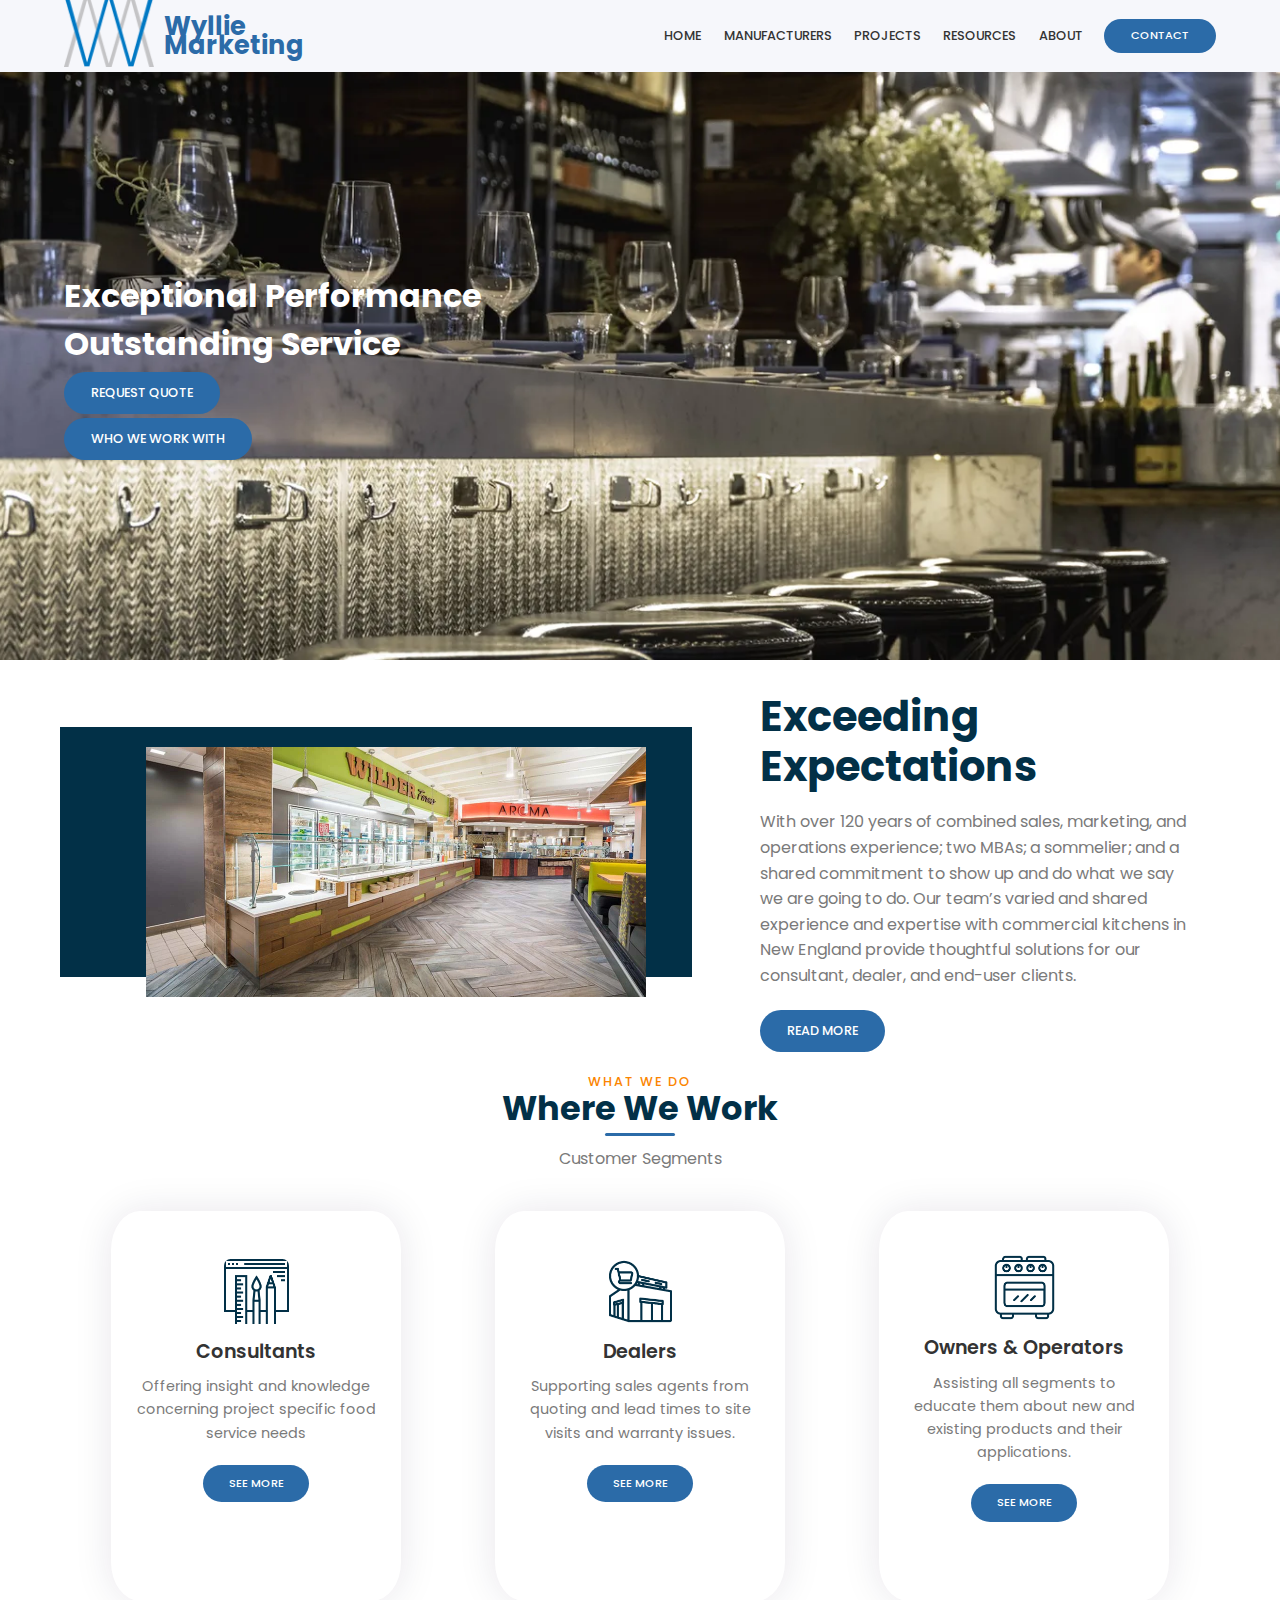
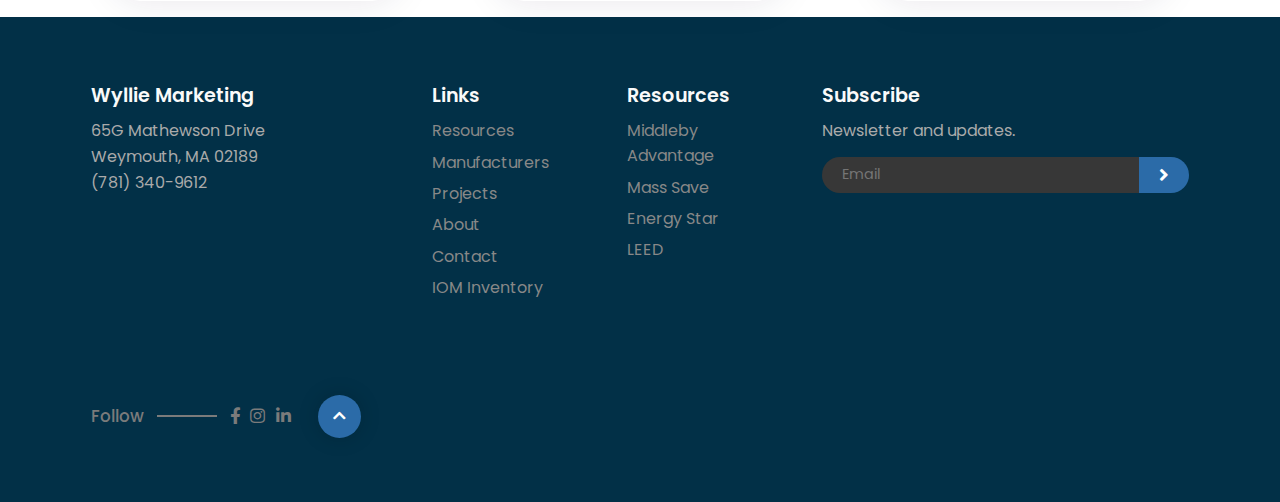
<file: index.html>
<!DOCTYPE html>
<html lang="en">
  <head>
    <meta charset="UTF-8" />
    <meta name="viewport" content="width=device-width, initial-scale=1.0" />
    <title>Wyllie Marketing</title>
    <link rel="icon" type="image/x-icon" href="./img/favicon/favicon.ico">
    <link
      rel="stylesheet"
      href="https://cdnjs.cloudflare.com/ajax/libs/font-awesome/5.15.1/css/all.min.css"
    />
    <link
      rel="stylesheet"
      href="https://unpkg.com/swiper/swiper-bundle.min.css"
    />
    <link rel="stylesheet" href="./css/style.css" />
  </head>
  <body>
    <main>
      <header id="header">
        
        <nav>
          <div class="container">
            <div class="logo">
              <img src="./img/wyllielogo.png" alt="logo" />
              <h5>Wyllie Marketing</h5>
            </div>

            <div class="links">
              <ul>
                <li>
                  <a href="index.html">Home</a>
                </li>
                <li>
                  <a href="manufacturers.html">manufacturers</a>
                </li>
                <li>
                  <a href="projects.html">projects</a>
                </li>
                <li>
                  <a href="resources.html">resources</a>
                </li>
                <li>
                  <a href="about.html">About</a>
                </li>
                <li>
                  <a href="contact.html" class="active">Contact</a>
                </li>
              </ul>
            </div>
            
            <div class="hamburger-menu">
              <div class="bar"></div>
            </div>
          </div>
        </nav>
      </header>

        <div class="hero">
          <div class="container">
            <h1>Exceptional Performance</h1>
            <h1>Outstanding Service</h1>
            <a href="contact.html" class="btn">Request Quote</a>
          </div>
          <div class="container">
            <h1></h1>
          </div>
          <div class="container">
            <a href="#services" class="btn">Who We Work With</a>
          </div>
        </div>

        <div class="header-content">
          <div class="container grid-2">
            <div class="column-2 image">
              <img src="./img/bsi.webp" class="img-element z-index" alt="" />
              <div class="color-box"></div>
            </div>

            <div class="column-1">
              <h1 class="header-title">Exceeding Expectations</h1>
              <p class="text">
                With over 120 years of combined sales, marketing, and operations experience; 
                two MBAs; a sommelier; and a shared commitment to show up and do what we say 
                we are going to do. Our team’s varied and shared experience and expertise with 
                commercial kitchens in New England provide thoughtful solutions for our 
                consultant, dealer, and end-user clients. 
              </p>
              <a href="about.html" class="btn">Read More</a>
            </div>

          </div>
        </div>


      <section class="services-section" id="services">
        <div class="container">
          <div class="section-header">
            <h3 class="title" data-title="What We Do">Where We Work</h3>
            <p class="text">
             Customer Segments
            </p>
          </div>

          <div class="cards">
            <div class="card-wrap">
             <div class="card" data-card="">
                <div class="card-content z-index">
                  <img src="./img/design-icon.png" class="icon" alt="" />
                  <h3 class="title-sm">Consultants</h3>
                  <p class="text">
                    Offering insight and knowledge concerning project specific food service 
                    needs 
                  </p>
                  <a href="projects.html" class="btn small">See more</a>
                </div>
              </div>
            </div>

            <div class="card-wrap">
              <div class="card" data-card="">
                <div class="card-content z-index">
                  <img src="./img/dealer-icon.png" class="icon" alt="" />
                  <h3 class="title-sm">Dealers</h3>
                  <p class="text">
                    Supporting sales agents from quoting and lead times to site visits and 
                    warranty issues. 
                  </p>
                  <a href="projects.html" class="btn small">See more</a>
                </div>
              </div>
            </div>

            <div class="card-wrap">
              <div class="card" data-card="">
                <div class="card-content z-index">
                  <img src="./img/range-icon.png" class="icon" alt="" />
                  <h3 class="title-sm">Owners & Operators</h3>
                  <p class="text">
                    Assisting all segments to educate them about new and existing products 
                    and their applications.
                  </p>
                  <a href="projects.html" class="btn small">See more</a>
                </div>
              </div>
            </div>
          </div>
        </div>
      </section>


    </main>

    <footer class="footer">
      <div class="container">
        <div class="grid-4">
          <div class="grid-4-col footer-about">
            <h3 class="title-sm">Wyllie Marketing</h3>
            <p class="text">
              65G Mathewson Drive
            </p>
            <p class="text">Weymouth, MA 02189</p>
            <p class="text">(781) 340-9612</p>
          </div>

          <div class="grid-4-col footer-links">
            <h3 class="title-sm">Links</h3>
            <ul>
              <li>
                <a href="resources.html">Resources</a>
              </li>
              <li>
                <a href="manufacturers.html">Manufacturers</a>
              </li>
              <li>
                <a href="projects.html">Projects</a>
              </li>
              <li>
                <a href="about.html">About</a>
              </li>
              <li>
                <a href="contact">Contact</a>
              </li>
              <li>
                <a href="iom.html">IOM Inventory</a>
              </li>
            </ul>
          </div>

          <div class="grid-4-col footer-links">
            <h3 class="title-sm">Resources</h3>
            <ul>
              <li>
                <a href="https://www.middlebyadvantage.com/">Middleby Advantage</a>
              </li>
              <li>
                <a href="https://www.masssave.com/">Mass Save</a>
              </li>
              <li>
                <a href="https://www.energystar.gov/">Energy Star</a>
              </li>
              <li>
                <a href="https://www.usgbc.org/leed">LEED</a>
              </li>
            </ul>
          </div>

          <div class="grid-4-col footer-newstletter">
            <h3 class="title-sm">Subscribe</h3>
            <p class="text">
              Newsletter and updates.
            </p>
            <div class="footer-input-wrap">
              <input type="email" class="footer-input" placeholder="Email" />
              <a href="#" class="input-arrow">
                <i class="fas fa-angle-right"></i>
              </a>
            </div>
          </div>
        </div>

        <div class="bottom-footer">
         <div class="followme-wrap">
            <div class="followme">
              <h3>Follow</h3>
              <span class="footer-line"></span>
              <div class="social-media">
                <a href="https://www.facebook.com/WyllieMarketing">
                  <i class="fab fa-facebook-f"></i>
                </a>
                <a href="https://www.instagram.com/wyllie_marketing/">
                  <i class="fab fa-instagram"></i>
                </a>
                <a href="https://www.linkedin.com/company/808048/admin/">
                  <i class="fab fa-linkedin-in"></i>
                </a>
              </div>
            </div>

            <div class="back-btn-wrap">
              <a href="#" class="back-btn">
                <i class="fas fa-chevron-up"></i>
              </a>
            </div>
          </div>
        </div>
      </div>
    </footer>

    <script src="https://cdnjs.cloudflare.com/ajax/libs/jquery/3.5.1/jquery.min.js"></script>
    <script src="./js/isotope.pkgd.min.js"></script>
    <script src="https://unpkg.com/swiper/swiper-bundle.min.js"></script>
    <script src="./js/app.js"></script>
  </body>
</html>
</file>
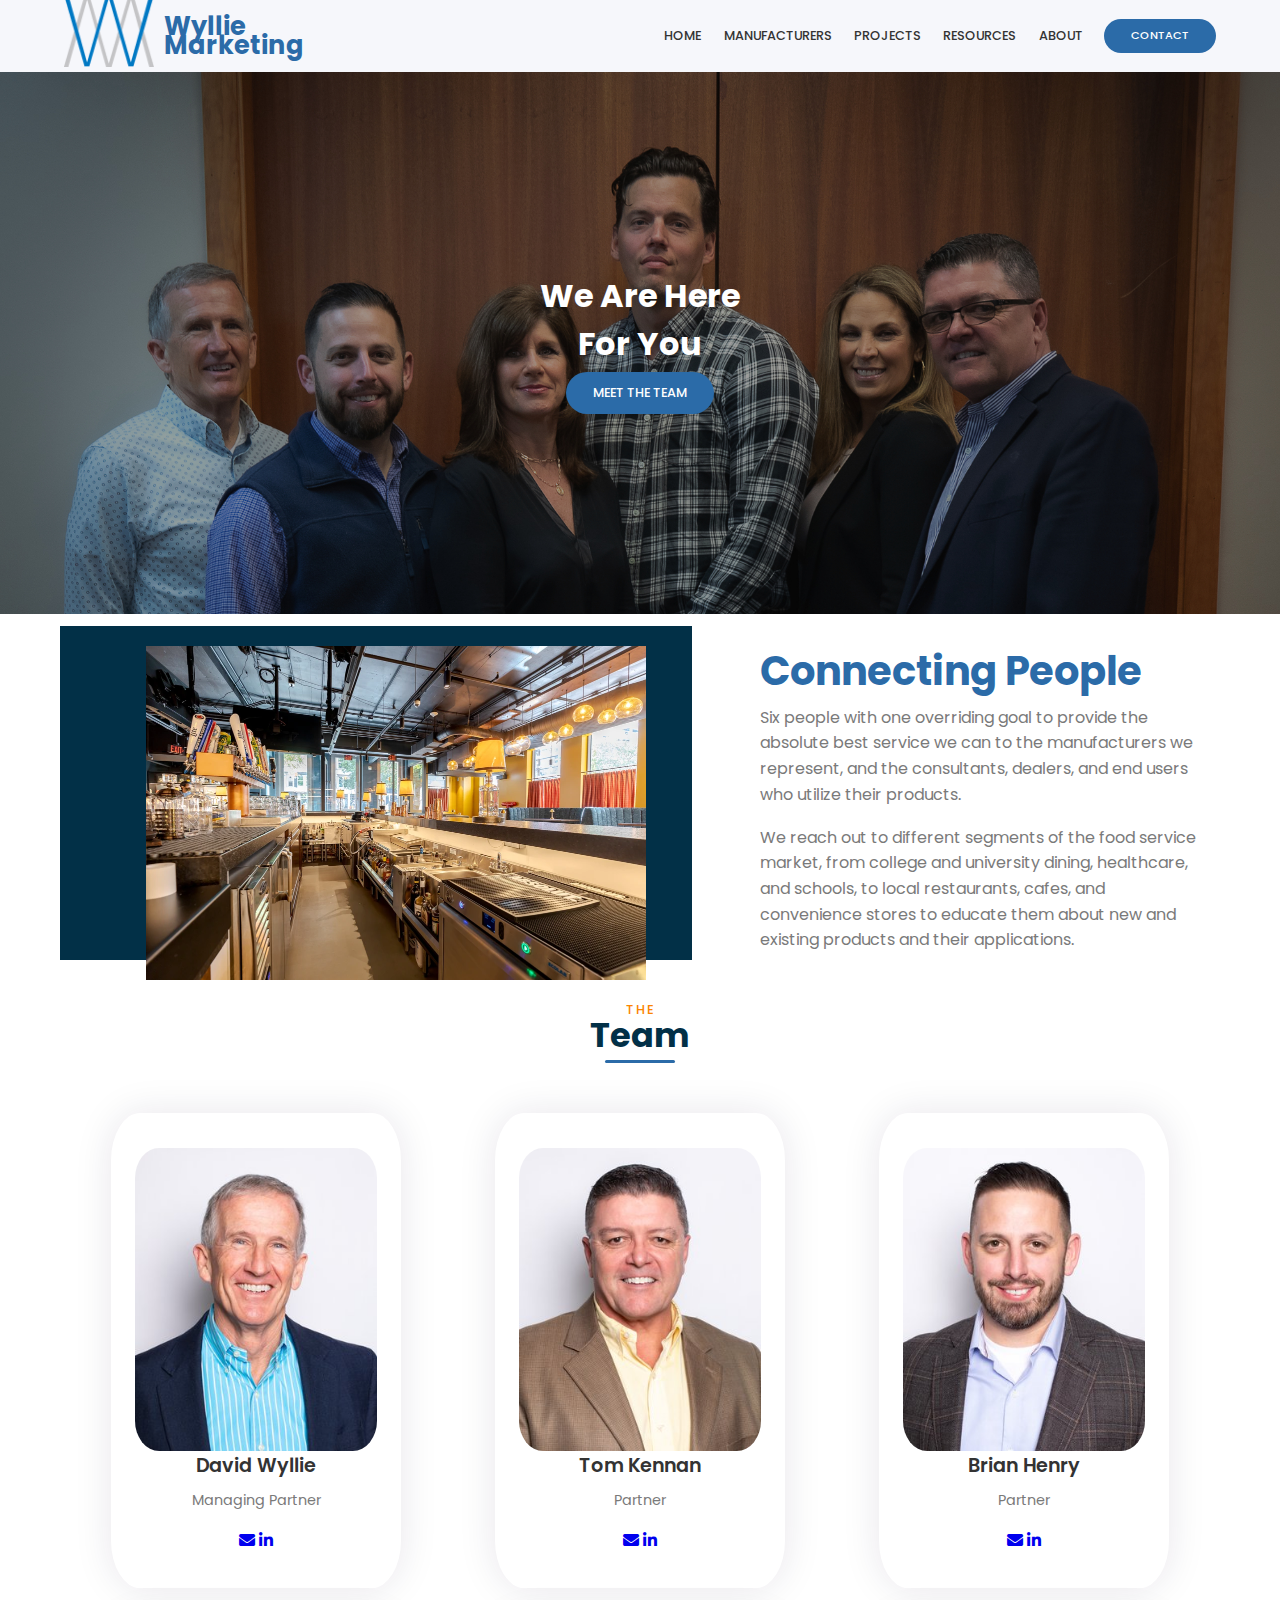
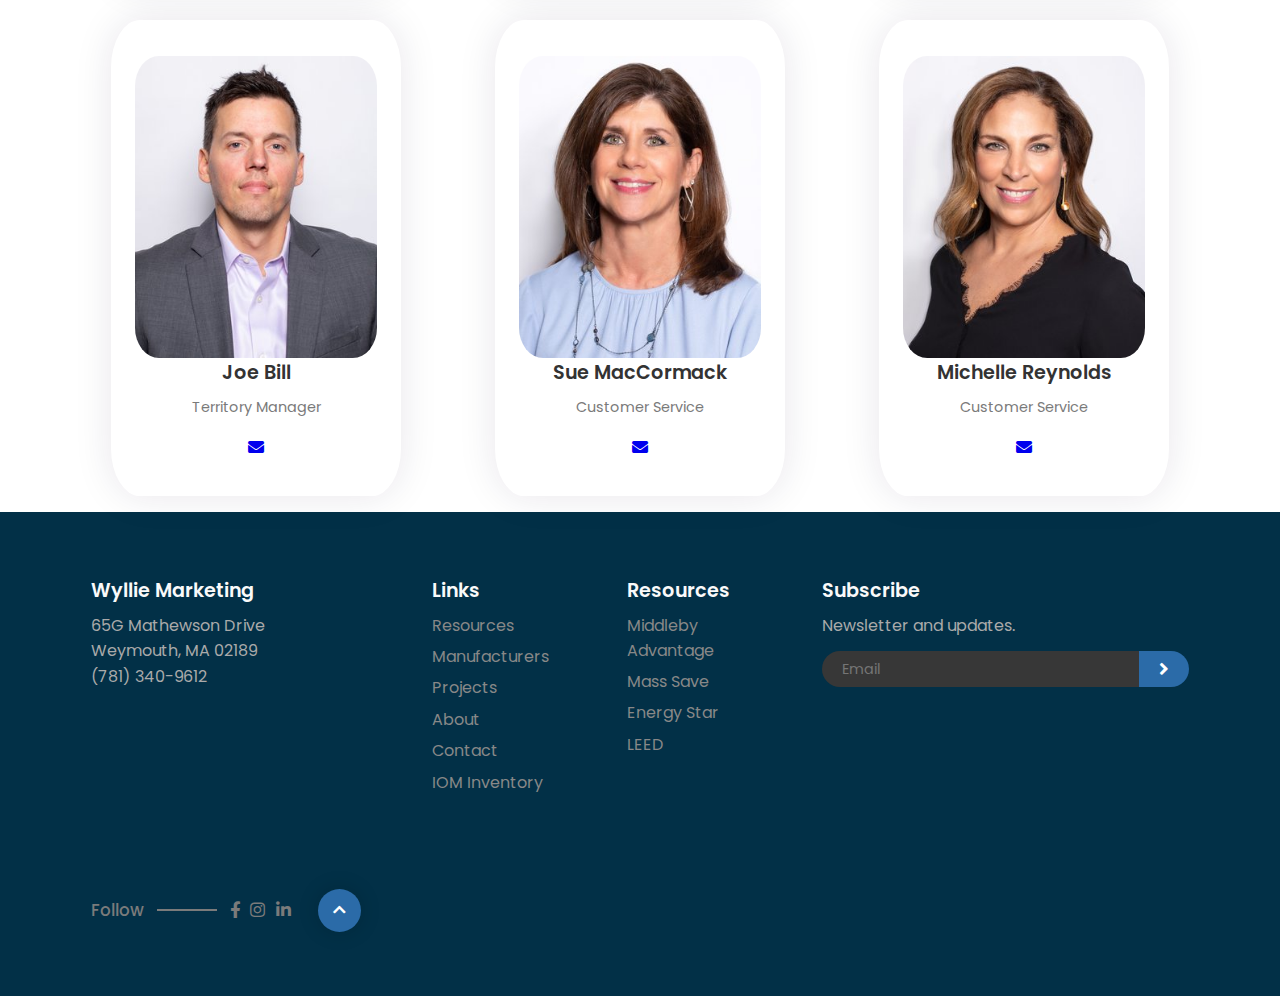
<file: about.html>
<!DOCTYPE html>
<html lang="en">
  <head>
    <meta charset="UTF-8" />
    <meta name="viewport" content="width=device-width, initial-scale=1.0" />
    <title>Wyllie Marketing</title>
    <link rel="icon" type="image/x-icon" href="./img/favicon/favicon.ico">
    <link
      rel="stylesheet"
      href="https://cdnjs.cloudflare.com/ajax/libs/font-awesome/5.15.1/css/all.min.css"
    />
    <link
      rel="stylesheet"
      href="https://unpkg.com/swiper/swiper-bundle.min.css"
    />
    <link rel="stylesheet" href="./css/style.css" />
  </head>
<body>
    <main>
        <header id="header">
        
            <nav>
              <div class="container">
                <div class="logo">
                  <img src="./img/wyllielogo.png" alt="logo" />
                  <h5>Wyllie Marketing</h5>
                </div>
    
                <div class="links">
                  <ul>
                    <li>
                      <a href="index.html">Home</a>
                    </li>
                    <li>
                      <a href="manufacturers.html">manufacturers</a>
                    </li>
                    <li>
                      <a href="projects.html">projects</a>
                    </li>
                    <li>
                      <a href="resources.html">resources</a>
                    </li>
                    <li>
                      <a href="about.html">About</a>
                    </li>
                    <li>
                      <a href="contact.html" class="active">Contact</a>
                    </li>
                  </ul>
                </div>
                    
                <div class="hamburger-menu">
                  <div class="bar"></div>
                </div>
              </div>
            </nav>
          </header>

          <div class="hero-about">
            <div class="container">
              <h1>We Are Here</h1>
              <h1>For You</h1>
              <a href="#team" class="btn">Meet The Team</a>
            </div>
            <div class="container">
              <h1></h1>
            </div>
          </div>

    <section>
        <div class="header-content">
            <div class="container grid-2">
              <div class="column-2 image">
                <img src="./img/krowne.webp" class="img-element z-index" alt="" />
                <div class="color-box"></div>
              </div>
  
              <div class="column-1">
                <h1 class="about-title">Connecting People</h1>
                <p class="text">
                    Six people with one overriding goal to provide the absolute best service we can to the 
                    manufacturers we represent, and the consultants, dealers, and end users who utilize 
                    their products.
                </p> 
                <p class="text">
                    We reach out to different segments of the food service market, from college and university 
                    dining, healthcare, and schools, to local restaurants, cafes, and convenience stores to 
                    educate them about new and existing products and their applications. 
                </p>
              </div>
  
            </div>
          </div>
    </section>

    <section class="Team" id="team">
        <div class="container">
          <div class="section-header">
            <h3 class="title" data-title="The">Team</h3>
          </div>

          <div class="cards">
            <div class="card-wrap">
             <div class="card" data-card="">
                <div class="card-content z-index">
                  <img src="./img/headshots/dw hs.jpg" class="" alt="" />
                  <h3 class="title-sm">David Wyllie</h3>
                  <p class="text">
                    Managing Partner
                  </p>
                  <a href="mailto: dwyllie@wyllie.com">
                    <i class="fas fa-envelope"></i>
                  </a>
                  <a href="https://www.linkedin.com/in/david-wyllie-03b94613/">
                    <i class="fab fa-linkedin-in"></i>
                  </a>
                </div>
              </div>
            </div>

            <div class="card-wrap">
              <div class="card" data-card="">
                <div class="card-content z-index">
                  <img src="./img/headshots/tk hs.jpg" class="" alt="" />
                  <h3 class="title-sm">Tom Kennan</h3>
                  <p class="text">
                    Partner 
                  </p>
                  <a href="mailto: tkeenan@wyllie.com">
                    <i class="fas fa-envelope"></i>
                  </a>
                  <a href="https://www.linkedin.com/in/tom-keenan-72b26346/">
                    <i class="fab fa-linkedin-in"></i>
                  </a>
                </div>
              </div>
            </div>

            <div class="card-wrap">
              <div class="card" data-card="">
                <div class="card-content z-index">
                  <img src="./img/headshots/bh hs.jpg" class="" alt="" />
                  <h3 class="title-sm">Brian Henry</h3>
                  <p class="text">
                    Partner
                  </p>
                  <a href="mailto: bhenry@wyllie.com">
                    <i class="fas fa-envelope"></i>
                  </a>
                  <a href="https://www.linkedin.com/in/brian-henry-3836955/">
                    <i class="fab fa-linkedin-in"></i>
                  </a>
                </div>
              </div>
            </div>
            <div class="card-wrap">
                <div class="card" data-card="">
                   <div class="card-content z-index">
                     <img src="./img/headshots/jb hs.jpg" class="" alt="" />
                     <h3 class="title-sm">Joe Bill</h3>
                     <p class="text">
                       Territory Manager
                     </p>
                     <a href="mailto: jbill@wyllie.com">
                       <i class="fas fa-envelope"></i>
                     </a>
                   </div>
                 </div>
               </div>
   
               <div class="card-wrap">
                 <div class="card" data-card="">
                   <div class="card-content z-index">
                     <img src="./img/headshots/sm hs.jpg" class="" alt="" />
                     <h3 class="title-sm">Sue MacCormack</h3>
                     <p class="text">
                        Customer Service 
                     </p>
                     <a href="mailto: smaccormack@wyllie.com">
                       <i class="fas fa-envelope"></i>
                     </a>
                   </div>
                 </div>
               </div>
   
               <div class="card-wrap">
                 <div class="card" data-card="">
                   <div class="card-content z-index">
                     <img src="./img/headshots/mr hs.jpg" class="" alt="" />
                     <h3 class="title-sm">Michelle Reynolds</h3>
                     <p class="text">
                        Customer Service
                     </p>
                     <a href="mailto: customerservice@wyllie.com">
                       <i class="fas fa-envelope"></i>
                     </a>
                   </div>
                 </div>
               </div>
          </div>
        </div>
      </section>


    </main>

    <footer class="footer">
      <div class="container">
        <div class="grid-4">
          <div class="grid-4-col footer-about">
            <h3 class="title-sm">Wyllie Marketing</h3>
            <p class="text">
              65G Mathewson Drive
            </p>
            <p class="text">Weymouth, MA 02189</p>
            <p class="text">(781) 340-9612</p>
          </div>

          <div class="grid-4-col footer-links">
            <h3 class="title-sm">Links</h3>
            <ul>
              <li>
                <a href="resources.html">Resources</a>
              </li>
              <li>
                <a href="manufacturers.html">Manufacturers</a>
              </li>
              <li>
                <a href="projects.html">Projects</a>
              </li>
              <li>
                <a href="about.html">About</a>
              </li>
              <li>
                <a href="contact.html">Contact</a>
              </li>
              <li>
                <a href="iom.html">IOM Inventory</a>
              </li>
            </ul>
          </div>

          <div class="grid-4-col footer-links">
            <h3 class="title-sm">Resources</h3>
            <ul>
              <li>
                <a href="https://www.middlebyadvantage.com/">Middleby Advantage</a>
              </li>
              <li>
                <a href="https://www.masssave.com/">Mass Save</a>
              </li>
              <li>
                <a href="https://www.energystar.gov/">Energy Star</a>
              </li>
              <li>
                <a href="https://www.usgbc.org/leed">LEED</a>
              </li>
            </ul>
          </div>

          <div class="grid-4-col footer-newstletter">
            <h3 class="title-sm">Subscribe</h3>
            <p class="text">
              Newsletter and updates.
            </p>
            <div class="footer-input-wrap">
              <input type="email" class="footer-input" placeholder="Email" />
              <a href="#" class="input-arrow">
                <i class="fas fa-angle-right"></i>
              </a>
            </div>
          </div>
        </div>

        <div class="bottom-footer">
         <div class="followme-wrap">
            <div class="followme">
              <h3>Follow</h3>
              <span class="footer-line"></span>
              <div class="social-media">
                <a href="https://www.facebook.com/WyllieMarketing">
                  <i class="fab fa-facebook-f"></i>
                </a>
                <a href="https://www.instagram.com/wyllie_marketing/">
                  <i class="fab fa-instagram"></i>
                </a>
                <a href="https://www.linkedin.com/company/808048/admin/">
                  <i class="fab fa-linkedin-in"></i>
                </a>
              </div>
            </div>

            <div class="back-btn-wrap">
              <a href="#" class="back-btn">
                <i class="fas fa-chevron-up"></i>
              </a>
            </div>
          </div>
        </div>
      </div>
    </footer>

    <script src="https://cdnjs.cloudflare.com/ajax/libs/jquery/3.5.1/jquery.min.js"></script>
    <script src="./js/isotope.pkgd.min.js"></script>
    <script src="https://unpkg.com/swiper/swiper-bundle.min.js"></script>
    <script src="./js/app.js"></script>
  </body>
</html>
</file>
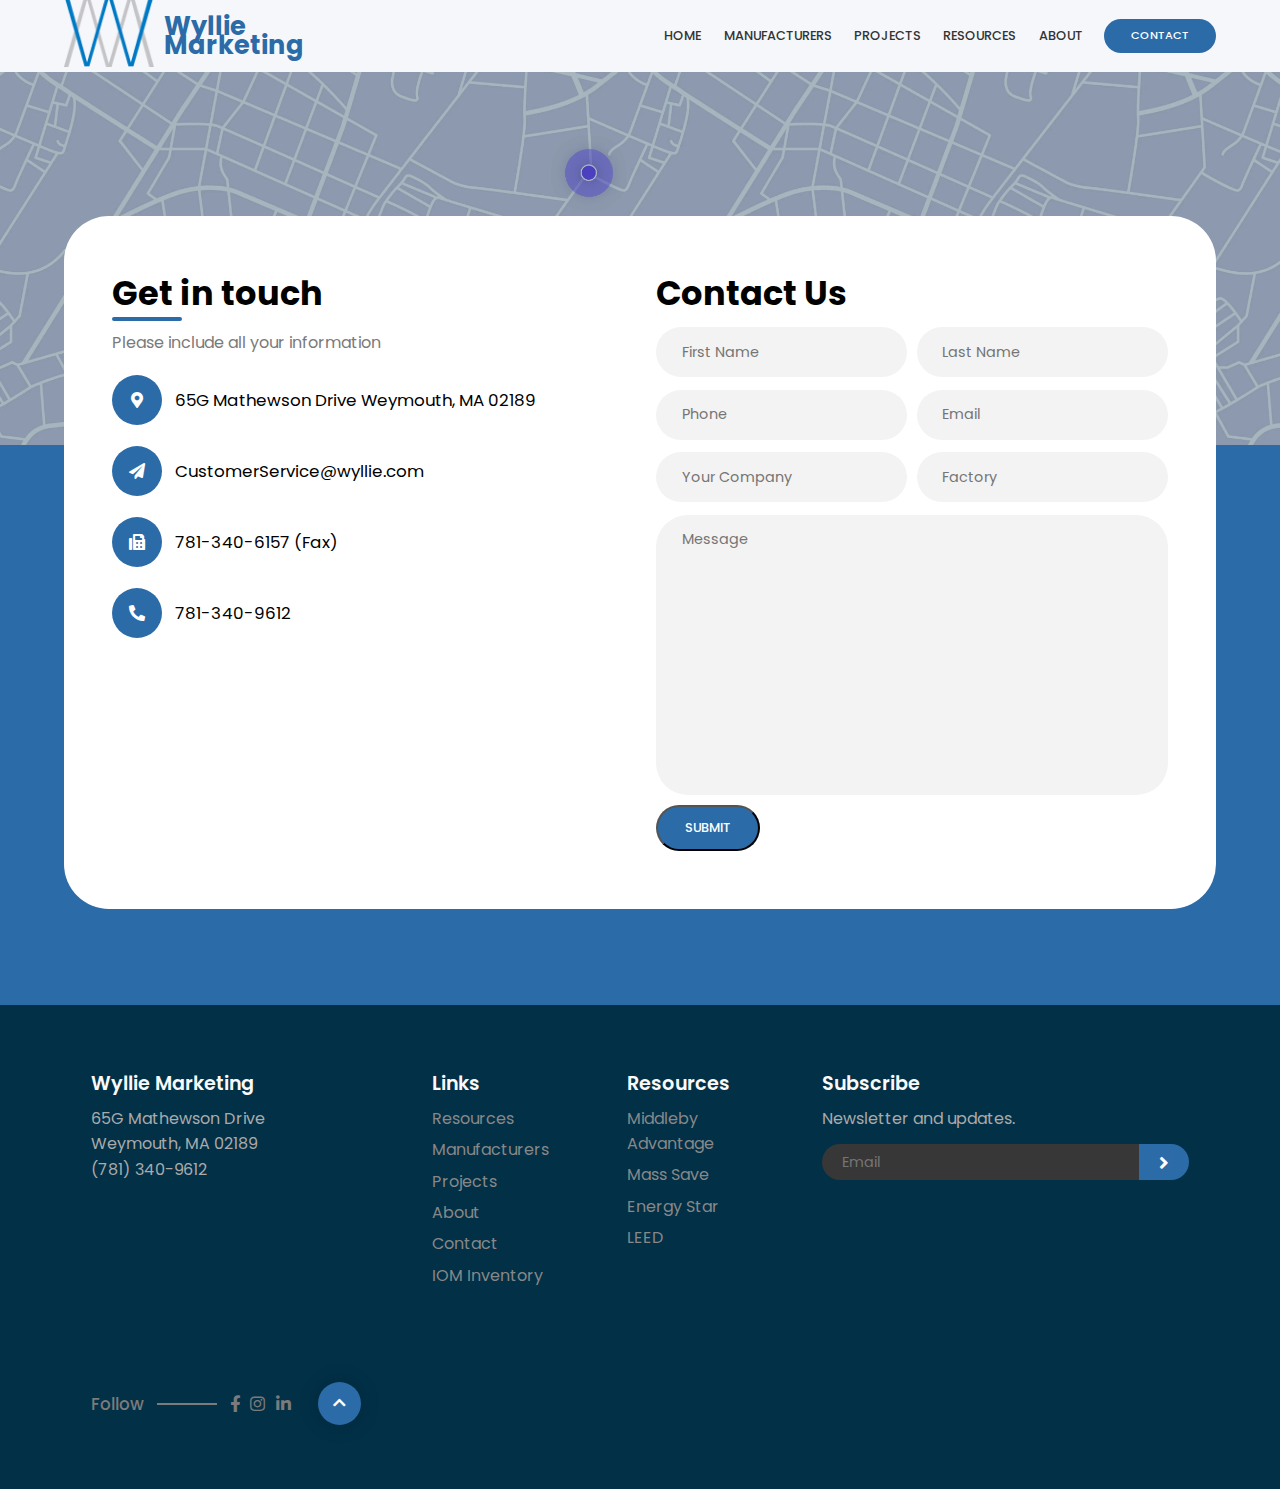
<file: contact.html>
<!DOCTYPE html>
<html lang="en">
  <head>
    <meta charset="UTF-8" />
    <meta name="viewport" content="width=device-width, initial-scale=1.0" />
    <title>Wyllie Marketing</title>
    <link rel="icon" type="image/x-icon" href="./img/favicon/favicon.ico">
    <link
      rel="stylesheet"
      href="https://cdnjs.cloudflare.com/ajax/libs/font-awesome/5.15.1/css/all.min.css"
    />
    <link
      rel="stylesheet"
      href="https://unpkg.com/swiper/swiper-bundle.min.css"
    />
    <link rel="stylesheet" href="./css/style.css" />
  </head>
<body>
    <main>
        <header id="header">
        
            <nav>
              <div class="container">
                <div class="logo">
                  <img src="./img/wyllielogo.png" alt="logo" />
                  <h5>Wyllie Marketing</h5>
                </div>
    
                <div class="links">
                  <ul>
                    <li>
                      <a href="index.html">Home</a>
                    </li>
                    <li>
                      <a href="manufacturers.html">manufacturers</a>
                    </li>
                    <li>
                      <a href="projects.html">projects</a>
                    </li>
                    <li>
                      <a href="resources.html">resources</a>
                    </li>
                    <li>
                      <a href="about.html">About</a>
                    </li>
                    <li>
                      <a href="contact.html" class="active">Contact</a>
                    </li>
                  </ul>
                </div>
                    
                <div class="hamburger-menu">
                  <div class="bar"></div>
                </div>
              </div>
            </nav>
          </header>

          <section class="contact" id="contact">
            <div class="container">
              <div class="contact-box">
                <div class="contact-info">
                  <h3 class="title">Get in touch</h3>
                  <p class="text">
                    Please include all your information
                  </p>
                  <div class="information-wrap">
                    <div class="information">
                      <div class="contact-icon">
                        <i class="fas fa-map-marker-alt"></i>
                      </div>
                      <p class="info-text">65G Mathewson Drive Weymouth, MA 02189</p>
                    </div>
    
                    <div class="information">
                      <div class="contact-icon">
                        <i class="fas fa-paper-plane"></i>
                      </div>
                      <p class="info-text">CustomerService@wyllie.com</p>
                    </div>

                    <div class="information">
                        <div class="contact-icon">
                          <i class="fas fa-fax"></i>
                        </div>
                        <p class="info-text">781-340-6157 (Fax)</p>
                      </div>
    
                    <div class="information">
                      <div class="contact-icon">
                        <i class="fas fa-phone-alt"></i>
                      </div>
                      <p class="info-text">781-340-9612</p>
                    </div>
                  </div>
                </div>
    
                <div class="contact-form">
                  <form action="https://api.web3forms.com/submit" method="POST">
                  <h3 class="title">Contact Us</h3>
                  <input type="hidden" name="access_key" value="cd6fa562-a22c-4529-95ef-939f079bd67b">
                  <div class="row">
                    <input
                      type="text"
                      name="First Name"
                      class="contact-input"
                      placeholder="First Name"
                      required
                    >
                    <input
                      type="text"
                      name="Last Name"
                      class="contact-input"
                      placeholder="Last Name"
                      required
                    >
                  </div>
    
                  <div class="row">
                    <input type="text" name="Phone Number" class="contact-input" placeholder="Phone" required>
                    <input type="email" name="email" class="contact-input" placeholder="Email" required>
                  </div>

                  <div class="row">
                    <input type="text" name="Company" class="contact-input" placeholder="Your Company">
                    <input type="text" name="Factory" class="contact-input" placeholder="Factory">
                  </div>
    
                  <div class="row">
                    <textarea
                      name="message"
                      class="contact-input textarea"
                      placeholder="Message"
                    ></textarea>
                  </div>
                  <div class="h-captcha" data-captcha="true"></div>
                  <button class="btn" type="submit">Submit</button>
                  </form>
                </div>
              </div>
            </div>
          </section>


    </main>

    <footer class="footer">
        <div class="container">
          <div class="grid-4">
            <div class="grid-4-col footer-about">
              <h3 class="title-sm">Wyllie Marketing</h3>
              <p class="text">
                65G Mathewson Drive
              </p>
              <p class="text">Weymouth, MA 02189</p>
              <p class="text">(781) 340-9612</p>
            </div>
  
            <div class="grid-4-col footer-links">
              <h3 class="title-sm">Links</h3>
              <ul>
                <li>
                  <a href="resources.html">Resources</a>
                </li>
                <li>
                  <a href="manufacturers.html">Manufacturers</a>
                </li>
                <li>
                  <a href="projects.html">Projects</a>
                </li>
                <li>
                  <a href="about.html">About</a>
                </li>
                <li>
                  <a href="#contact">Contact</a>
                </li>
                <li>
                  <a href="iom.html">IOM Inventory</a>
                </li>
              </ul>
            </div>

            <div class="grid-4-col footer-links">
              <h3 class="title-sm">Resources</h3>
              <ul>
                <li>
                  <a href="https://www.middlebyadvantage.com/">Middleby Advantage</a>
                </li>
                <li>
                  <a href="https://www.masssave.com/">Mass Save</a>
                </li>
                <li>
                  <a href="https://www.energystar.gov/">Energy Star</a>
                </li>
                <li>
                  <a href="https://www.usgbc.org/leed">LEED</a>
                </li>
              </ul>
            </div>
  
            <div class="grid-4-col footer-newstletter">
              <h3 class="title-sm">Subscribe</h3>
              <p class="text">
                Newsletter and updates.
              </p>
              <div class="footer-input-wrap">
                <input type="email" class="footer-input" placeholder="Email" />
                <a href="#" class="input-arrow">
                  <i class="fas fa-angle-right"></i>
                </a>
              </div>
            </div>
          </div>
  
          <div class="bottom-footer">
           <div class="followme-wrap">
              <div class="followme">
                <h3>Follow</h3>
                <span class="footer-line"></span>
                <div class="social-media">
                  <a href="https://www.facebook.com/WyllieMarketing">
                    <i class="fab fa-facebook-f"></i>
                  </a>
                  <a href="https://www.instagram.com/wyllie_marketing/">
                    <i class="fab fa-instagram"></i>
                  </a>
                  <a href="https://www.linkedin.com/company/808048/admin/">
                    <i class="fab fa-linkedin-in"></i>
                  </a>
                </div>
              </div>
  
              <div class="back-btn-wrap">
                <a href="#" class="back-btn">
                  <i class="fas fa-chevron-up"></i>
                </a>
              </div>
            </div>
          </div>
        </div>
      </footer>
  
      <script src="https://cdnjs.cloudflare.com/ajax/libs/jquery/3.5.1/jquery.min.js"></script>
      <script src="./js/isotope.pkgd.min.js"></script>
      <script src="https://unpkg.com/swiper/swiper-bundle.min.js"></script>
      <script src="./js/app.js"></script>
    </body>
  </html>
</file>
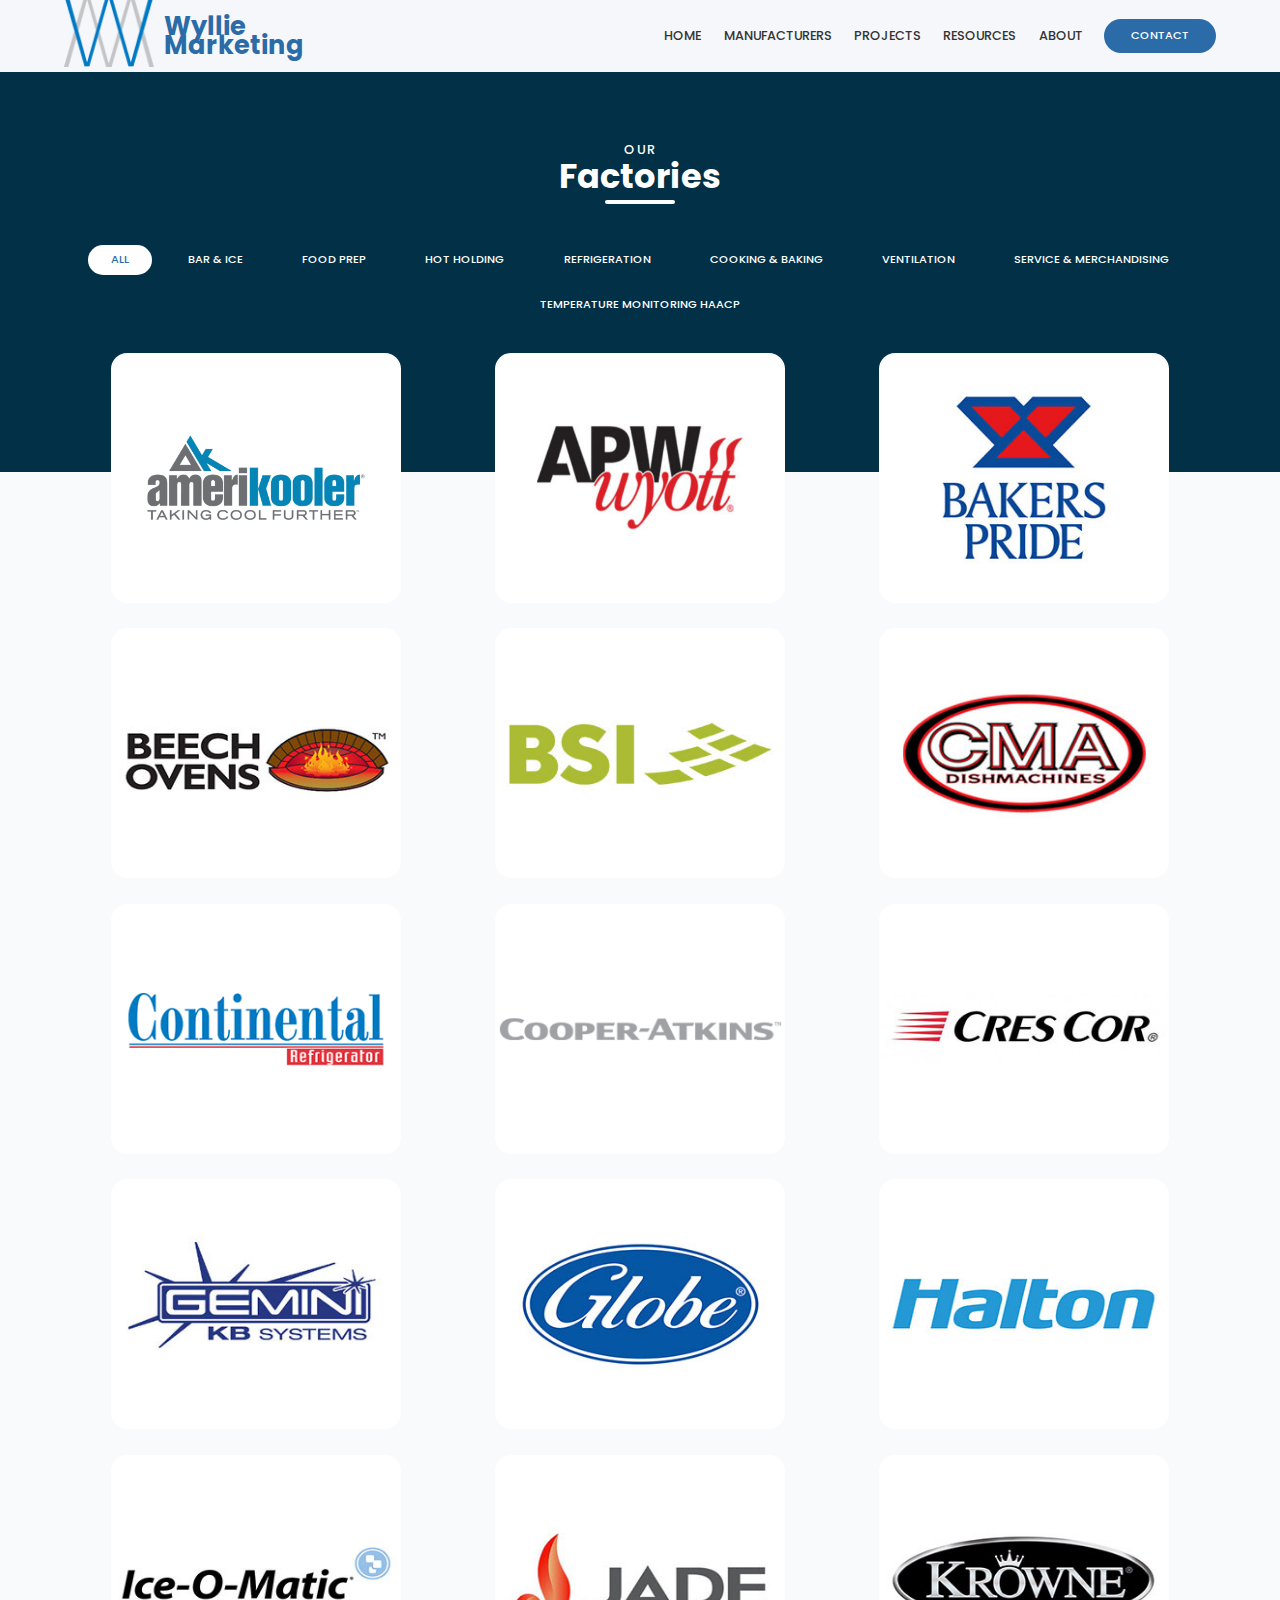
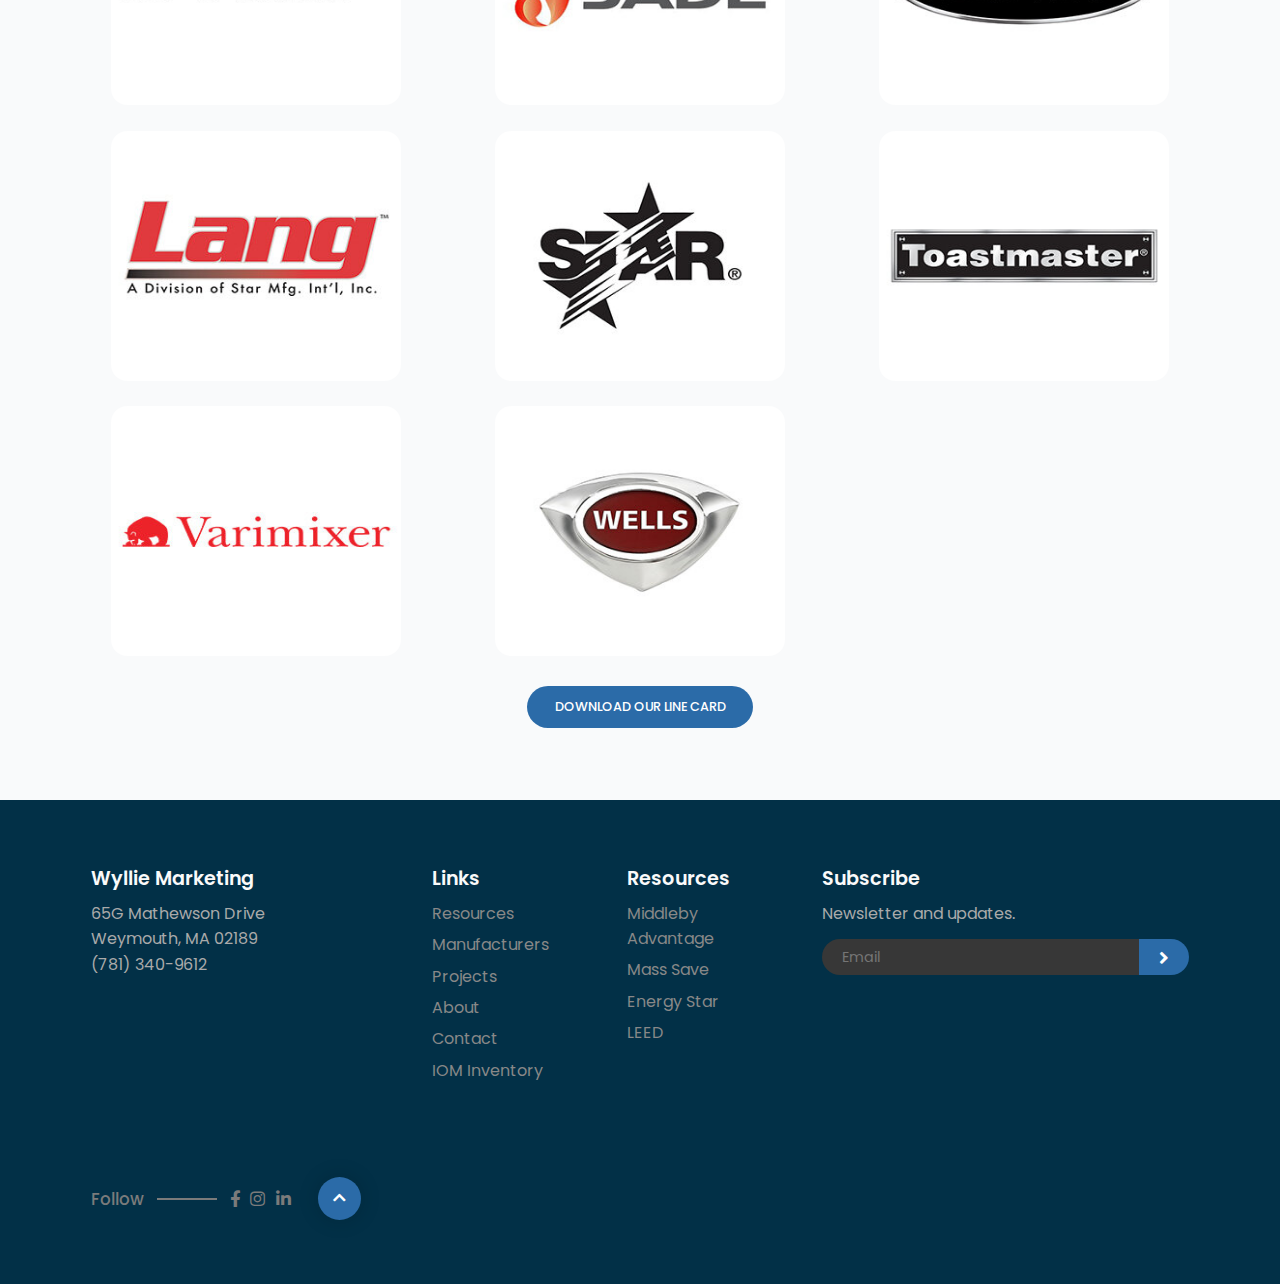
<file: manufacturers.html>
<!DOCTYPE html>
<html lang="en">
  <head>
    <meta charset="UTF-8" />
    <meta name="viewport" content="width=device-width, initial-scale=1.0" />
    <title>Wyllie Marketing</title>
    <link rel="icon" type="image/x-icon" href="./img/favicon/favicon.ico">
    <link
      rel="stylesheet"
      href="https://cdnjs.cloudflare.com/ajax/libs/font-awesome/5.15.1/css/all.min.css"
    />
    <link
      rel="stylesheet"
      href="https://unpkg.com/swiper/swiper-bundle.min.css"
    />
    <link rel="stylesheet" href="./css/style.css" />
  </head>
<body>
    <main>
        <header id="header">
        
            <nav>
              <div class="container">
                <div class="logo">
                  <img src="./img/wyllielogo.png" alt="logo" />
                  <h5>Wyllie Marketing</h5>
                </div>
    
                <div class="links">
                  <ul>
                    <li>
                      <a href="index.html">Home</a>
                    </li>
                    <li>
                      <a href="manufacturers.html">manufacturers</a>
                    </li>
                    <li>
                      <a href="projects.html">projects</a>
                    </li>
                    <li>
                      <a href="resources.html">resources</a>
                    </li>
                    <li>
                      <a href="about.html">About</a>
                    </li>
                    <li>
                      <a href="contact.html" class="active">Contact</a>
                    </li>
                  </ul>
                </div>
    
                <div class="hamburger-menu">
                  <div class="bar"></div>
                </div>
              </div>
            </nav>
          </header>

          <section class="portfolio section" id="portfolio">
            <div class="background-bg">
              <div class="overlay overlay-sm">
              </div>
            </div>
    
            <div class="container">
              <div class="section-header">
                <h3 class="title" data-title="Our">Factories</h3>
              </div>
    
              <div class="section-body">
                <div class="filter">
                  <button class="filter-btn active" data-filter="*">All</button>
                  <button class="filter-btn" data-filter=".bar-ice">Bar & Ice</button>
                  <button class="filter-btn" data-filter=".prep">Food Prep</button>
                  <button class="filter-btn" data-filter=".hot-holding">Hot Holding</button>
                  <button class="filter-btn" data-filter=".refrigeration">Refrigeration</button>
                  <button class="filter-btn" data-filter=".cooking-baking">Cooking & Baking</button>
                  <button class="filter-btn" data-filter=".ventilation">Ventilation</button>
                  <button class="filter-btn" data-filter=".service-merchandising">Service & Merchandising</button>
                  <button class="filter-btn" data-filter=".haacp">Temperature Monitoring HAACP</button>
                </div>
    
                <div class="grid">
                  <div class="grid-item refrigeration">
                    <div class="gallery-image">
                      <img src="./img/factories/Large/1-amerikooler.png" alt="" />
                      <a href="https://www.amerikooler.com/">
                      <div class="img-overlay">
                        <div class="plus"></div>
                        <div class="img-description">
                          <h3>Amerikooler</h3>
                          <h5>Visit Website</h5>
                        </div>
                      </div>
                    </div>
                  </div>
                  <div class="grid-item refrigeration hot-holding service-merchandising cooking-baking">
                    <div class="gallery-image">
                      <img src="./img/factories/Large/02-apwwyott-resized-300x300(1).jpg" alt="" />
                      <a href="https://www.apwwyott.com/">
                      <div class="img-overlay">
                        <div class="plus"></div>
                        <div class="img-description">
                          <h3>APW</h3>
                          <h5>Visit Website</h5>
                        </div>
                      </div>
                    </div>
                  </div>
                  <div class="grid-item cooking-baking">
                    <div class="gallery-image">
                      <img src="./img/factories/03-bakerspride-resized-300x300.jpg" alt="" />
                      <a href="https://www.bakerspride.com/">
                      <div class="img-overlay">
                        <div class="plus"></div>
                        <div class="img-description">
                          <h3>Bakers Pride</h3>
                          <h5>Visit Website</h5>
                        </div>
                      </div>
                    </div>
                  </div>
                  <div class="grid-item cooking-baking">
                    <div class="gallery-image">
                      <img src="./img/factories/04-beechovens-resized-300x300.jpg" alt="" />
                      <a href="https://www.beechovens.com.au/">
                      <div class="img-overlay">
                        <div class="plus"></div>
                        <div class="img-description">
                          <h3>Beech Ovens</h3>
                          <h5>Visit Website</h5>
                        </div>
                      </div>
                    </div>
                  </div>
                  <div class="grid-item service-merchandising">
                    <div class="gallery-image">
                      <img src="./img/factories/05-bsi-resized-300x300.jpg" alt="" />
                      <a href="https://www.bsidesigns.com/">
                      <div class="img-overlay">
                        <div class="plus"></div>
                        <div class="img-description">
                          <h3>BSI Designs</h3>
                          <h5>Visit Website</h5>
                        </div>
                      </div>
                    </div>
                  </div>
                  <div class="grid-item service-merchandising">
                    <div class="gallery-image">
                      <img src="./img/factories/06-cma-resized-300x300.jpg" alt="" />
                      <a href="https://www.cmadishmachines.com/">
                      <div class="img-overlay">
                        <div class="plus"></div>
                        <div class="img-description">
                          <h3>CMA Dishmachines</h3>
                          <h5>Visit Website</h5>
                        </div>
                      </div>
                    </div>
                  </div>
                  <div class="grid-item refrigeration">
                    <div class="gallery-image">
                      <img src="./img/factories/continental.png" alt="" />
                      <a href="https://www.continentalrefrigerator.com/">
                      <div class="img-overlay">
                        <div class="plus"></div>
                        <div class="img-description">
                          <h3>Continental Refrigeration</h3>
                          <h5>Visit Website</h5>
                        </div>
                      </div>
                    </div>
                  </div>
                  <div class="grid-item haacp">
                    <div class="gallery-image">
                      <img src="./img/factories/Cooper-Atkins+Logo_Gray+(3).png" alt="" />
                      <a href="https://www.copeland.com/en-us/brands/cooper-atkins">
                      <div class="img-overlay">
                        <div class="plus"></div>
                        <div class="img-description">
                          <h3>Cooper-Atkins</h3>
                          <h5>Visit Website</h5>
                        </div>
                      </div>
                    </div>
                  </div>
                  <div class="grid-item hot-holding cooking-baking">
                    <div class="gallery-image">
                      <img src="./img/factories/08-crescor-resized-300x300.jpg" alt="" />
                      <a href="https://www.crescor.com/">
                      <div class="img-overlay">
                        <div class="plus"></div>
                        <div class="img-description">
                          <h3>Cres Cor</h3>
                          <h5>Visit Website</h5>
                        </div>
                      </div>
                    </div>
                  </div>
                  <div class="grid-item prep cooking-baking">
                    <div class="gallery-image">
                      <img src="./img/factories/10-gemini-resized-300x300.jpg" alt="" />
                      <a href="https://geminibakeryequipment.com/food-services-commercial-baking-equipment/">
                      <div class="img-overlay">
                        <div class="plus"></div>
                        <div class="img-description">
                          <h3>Gemini</h3>
                          <h5>Visit Website</h5>
                        </div>
                      </div>
                    </div>
                  </div>
                  <div class="grid-item prep cooking-baking">
                    <div class="gallery-image">
                      <img src="./img/factories/11-globe-resized-300x300.jpg" alt="" />
                      <a href="https://www.globefoodequip.com/">
                      <div class="img-overlay">
                        <div class="plus"></div>
                        <div class="img-description">
                          <h3>Globe</h3>
                          <h5>Visit Website</h5>
                        </div>
                      </div>
                    </div>
                  </div>
                  <div class="grid-item ventilation">
                    <div class="gallery-image">
                      <img src="./img/factories/12-halton-resized-300x300.jpg" alt="" />
                      <a href="https://www.halton.com/">
                      <div class="img-overlay">
                        <div class="plus"></div>
                        <div class="img-description">
                          <h3>Halton</h3>
                          <h5>Visit Website</h5>
                        </div>
                      </div>
                    </div>
                  </div>
                  <div class="grid-item refrigeration bar-ice">
                    <div class="gallery-image">
                      <img src="./img/factories/14-iceomatic-resized-300x300.jpg" alt="" />
                      <a href="https://www.iceomatic.com/">
                      <div class="img-overlay">
                        <div class="plus"></div>
                        <div class="img-description">
                          <h3>Ice-O-Matic</h3>
                          <h5>Visit Website</h5>
                        </div>
                      </div>
                    </div>
                  </div>
                  <div class="grid-item cooking-baking">
                    <div class="gallery-image">
                      <img src="./img/factories/15-jade-resized-300x300.jpg" alt="" />
                      <a href="https://www.jaderange.com/">
                      <div class="img-overlay">
                        <div class="plus"></div>
                        <div class="img-description">
                          <h3>Jade</h3>
                          <h5>Visit Website</h5>
                        </div>
                      </div>
                    </div>
                    </div>
                    <div class="grid-item refrigeration bar-ice">
                      <div class="gallery-image">
                        <img src="./img/factories/16-krowne-resized-300x300.jpg" alt="" />
                        <a href="https://www.krowne.com/">
                        <div class="img-overlay">
                          <div class="plus"></div>
                          <div class="img-description">
                            <h3>Krowne</h3>
                            <h5>Visit Website</h5>
                          </div>
                        </div>
                      </div>
                    </div>
                    <div class="grid-item cooking-baking">
                      <div class="gallery-image">
                        <img src="./img/factories/17-lang-resized-300x300.jpg" alt="" />
                        <a href="https://www.langworld.com/">
                        <div class="img-overlay">
                          <div class="plus"></div>
                          <div class="img-description">
                            <h3>Lang</h3>
                            <h5>Visit Website</h5>
                          </div>
                        </div>
                      </div>
                    </div>
                    <div class="grid-item hot-holding cooking-baking">
                      <div class="gallery-image">
                        <img src="./img/factories/18-star-resized-300x300.jpg" alt="" />
                        <a href="https://www.star-mfg.com/">
                        <div class="img-overlay">
                          <div class="plus"></div>
                          <div class="img-description">
                            <h3>Star</h3>
                            <h5>Visit Website</h5>
                          </div>
                        </div>
                      </div>
                    </div>
                    <div class="grid-item hot-holding cooking-baking">
                      <div class="gallery-image">
                        <img src="./img/factories/19-toastmaster-resized-300x300.jpg" alt="" />
                        <a href="https://star-mfg.com/product-tag/toastmaster/">
                        <div class="img-overlay">
                          <div class="plus"></div>
                          <div class="img-description">
                            <h3>Toastmaster</h3>
                            <h5>Visit Website</h5>
                          </div>
                        </div>
                      </div>
                    </div>
                    <div class="grid-item prep cooking-baking">
                      <div class="gallery-image">
                        <img src="./img/factories/20-varimixer-resized-300x300.jpg" alt="" />
                        <a href="https://varimixerusa.com">
                        <div class="img-overlay">
                          <div class="plus"></div>
                          <div class="img-description">
                            <h3>Varimixer</h3>
                            <h5>Visit Website</h5>
                          </div>
                        </div>
                      </div>
                    </div>
                    <div class="grid-item refrigeration hot-holding service-merchandising ventilation">
                      <div class="gallery-image">
                        <img src="./img/factories/21-wells-resized-300x300.jpg" alt="" />
                        <a href="https://wells-mfg.com">
                        <div class="img-overlay">
                          <div class="plus"></div>
                          <div class="img-description">
                            <h3>Wells</h3>
                            <h5>Visit Website</h5>
                          </div>
                        </div>
                      </div>
                    </div>
                </div>
                <div class="line_card">
                  <a onclick="window.open('./img/assets/line_card_012224.pdf')" class="btn">Download Our Line Card</a>
                </div>
              </div>
            </div>
          </section>       


    </main>

    <footer class="footer">
      <div class="container">
        <div class="grid-4">
          <div class="grid-4-col footer-about">
            <h3 class="title-sm">Wyllie Marketing</h3>
            <p class="text">
              65G Mathewson Drive
            </p>
            <p class="text">Weymouth, MA 02189</p>
            <p class="text">(781) 340-9612</p>
          </div>

          <div class="grid-4-col footer-links">
            <h3 class="title-sm">Links</h3>
            <ul>
              <li>
                <a href="resources.html">Resources</a>
              </li>
              <li>
                <a href="manufacturers.html">Manufacturers</a>
              </li>
              <li>
                <a href="projects.html">Projects</a>
              </li>
              <li>
                <a href="about.html">About</a>
              </li>
              <li>
                <a href="#contact">Contact</a>
              </li>
              <li>
                <a href="iom.html">IOM Inventory</a>
              </li>
            </ul>
          </div>

          <div class="grid-4-col footer-links">
            <h3 class="title-sm">Resources</h3>
            <ul>
              <li>
                <a href="https://www.middlebyadvantage.com/">Middleby Advantage</a>
              </li>
              <li>
                <a href="https://www.masssave.com/">Mass Save</a>
              </li>
              <li>
                <a href="https://www.energystar.gov/">Energy Star</a>
              </li>
              <li>
                <a href="https://www.usgbc.org/leed">LEED</a>
              </li>
            </ul>
          </div>

          <div class="grid-4-col footer-newstletter">
            <h3 class="title-sm">Subscribe</h3>
            <p class="text">
              Newsletter and updates.
            </p>
            <div class="footer-input-wrap">
              <input type="email" class="footer-input" placeholder="Email" />
              <a href="#" class="input-arrow">
                <i class="fas fa-angle-right"></i>
              </a>
            </div>
          </div>
        </div>

        <div class="bottom-footer">
         <div class="followme-wrap">
            <div class="followme">
              <h3>Follow</h3>
              <span class="footer-line"></span>
              <div class="social-media">
                <a href="https://www.facebook.com/WyllieMarketing">
                  <i class="fab fa-facebook-f"></i>
                </a>
                <a href="https://www.instagram.com/wyllie_marketing/">
                  <i class="fab fa-instagram"></i>
                </a>
                <a href="https://www.linkedin.com/company/808048/admin/">
                  <i class="fab fa-linkedin-in"></i>
                </a>
              </div>
            </div>

            <div class="back-btn-wrap">
              <a href="#" class="back-btn">
                <i class="fas fa-chevron-up"></i>
              </a>
            </div>
          </div>
        </div>
      </div>
    </footer>

    <script src="https://cdnjs.cloudflare.com/ajax/libs/jquery/3.5.1/jquery.min.js"></script>
    <script src="./js/isotope.pkgd.min.js"></script>
    <script src="https://unpkg.com/swiper/swiper-bundle.min.js"></script>
    <script src="./js/app.js"></script>
  </body>
</html>
</file>
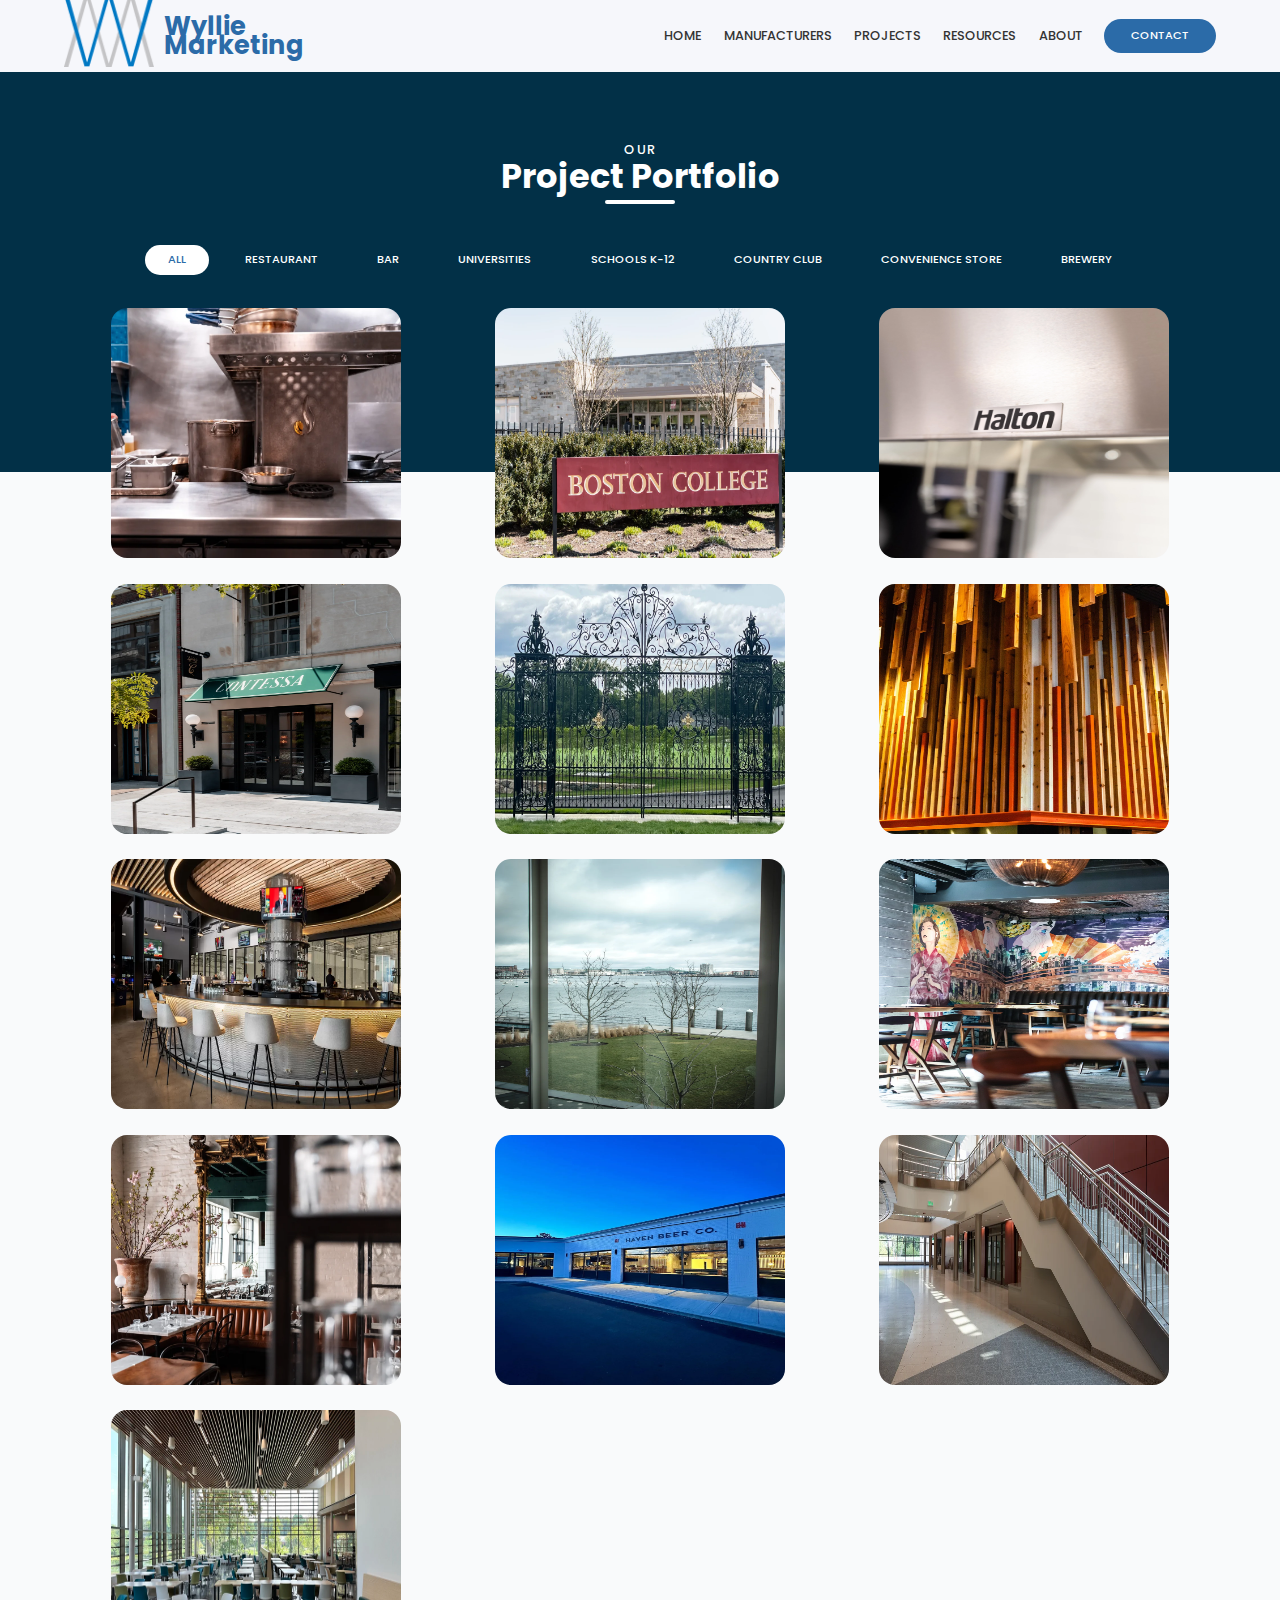
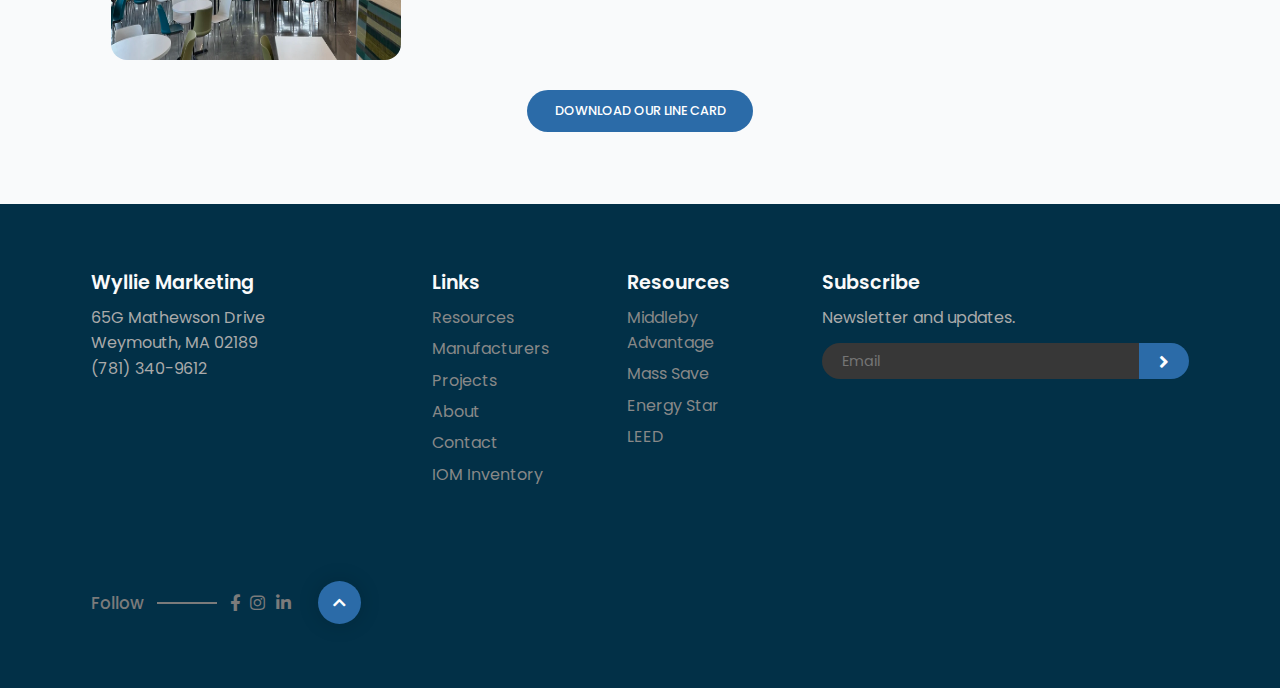
<file: projects.html>
<!DOCTYPE html>
<html lang="en">
  <head>
    <meta charset="UTF-8" />
    <meta name="viewport" content="width=device-width, initial-scale=1.0" />
    <title>Wyllie Marketing</title>
    <link rel="icon" type="image/x-icon" href="./img/favicon/favicon.ico">
    <link
      rel="stylesheet"
      href="https://cdnjs.cloudflare.com/ajax/libs/font-awesome/5.15.1/css/all.min.css"
    />
    <link
      rel="stylesheet"
      href="https://unpkg.com/swiper/swiper-bundle.min.css"
    />
    <link rel="stylesheet" href="./css/style.css" />
  </head>
<body>
    <main>
        <header id="header">
        
            <nav>
              <div class="container">
                <div class="logo">
                  <img src="./img/wyllielogo.png" alt="logo" />
                  <h5>Wyllie Marketing</h5>
                </div>
    
                <div class="links">
                  <ul>
                    <li>
                      <a href="index.html">Home</a>
                    </li>
                    <li>
                      <a href="manufacturers.html">manufacturers</a>
                    </li>
                    <li>
                      <a href="projects.html">projects</a>
                    </li>
                    <li>
                      <a href="resources.html">resources</a>
                    </li>
                    <li>
                      <a href="about.html">About</a>
                    </li>
                    <li>
                      <a href="contact.html" class="active">Contact</a>
                    </li>
                  </ul>
                </div>
    
                <div class="hamburger-menu">
                  <div class="bar"></div>
                </div>
              </div>
            </nav>
          </header>

          <section class="project section">
            <div class="background-bg">
              <div class="overlay overlay-sm">
              </div>
            </div>
    
            <div class="container">
              <div class="section-header">
                <h3 class="title" data-title="Our">Project Portfolio</h3>
              </div>
    
              <div class="section-body">
                <div class="filter">
                  <button class="filter-btn active" data-filter="*">All</button>
                  <button class="filter-btn" data-filter=".restaurant">Restaurant</button>
                  <button class="filter-btn" data-filter=".beverage">Bar</button>
                  <button class="filter-btn" data-filter=".universities">Universities</button>
                  <button class="filter-btn" data-filter=".schools">Schools K-12</button>
                  <button class="filter-btn" data-filter=".club">Country Club</button>
                  <button class="filter-btn" data-filter=".c-stores">Convenience Store</button>
                  <button class="filter-btn" data-filter=".brewery">Brewery</button>
                </div>

                <div class="project-container">  <!--projects-container-stacks-->
                  <div class="grid">
                    
                    <div class="project" data-name="p-1"> 
                      <div class="grid-item restaurant beverage">
                        <div class="gallery-image">
                          <img src="./img/projects/grandtour/01-GrandTour-2.webp" alt="">
                            <div class="img-overlay">
                                <div class="plus"></div>
                                <div class="img-description">
                                  <h3>Little Whale Oyster Bar</h3>
                                  <h5>See Gallery</h5>
                                </div>
                              </div>
                        </div>
                      </div>
                    </div>

                    <div class="project" data-name="p-2">
                      <div class="grid-item universities">
                        <div class="gallery-image">
                          <img src="./img/projects/mcelroyhall/01-McElroyHall1.webp" alt="" />
                          <div class="img-overlay">
                            <div class="plus"></div>
                            <div class="img-description">
                              <h3>McElroy Hall</h3>
                              <h5>See Gallery</h5>
                            </div>
                          </div>
                        </div>
                      </div>
                    </div>

                    <div class="project" data-name="p-3">
                      <div class="grid-item restaurant">
                        <div class="gallery-image">
                          <img src="./img/projects/225-wyman-st/01-06.20-12.webp" alt="" />
                          <div class="img-overlay">
                            <div class="plus"></div>
                            <div class="img-description">
                              <h3>225 Wyman</h3>
                              <h5>See Gallery</h5>
                            </div>
                          </div>
                        </div>
                      </div>
                    </div>

                    <div class="project" data-name="p-4">
                      <div class="grid-item restaurant">
                        <div class="gallery-image">
                          <img src="./img/projects/contessa/01-05.31-6.webp" alt="" />
                          <div class="img-overlay">
                            <div class="plus"></div>
                            <div class="img-description">
                              <h3>Contessa</h3>
                              <h5>See Gallery</h5>
                            </div>
                          </div>
                        </div>
                      </div>
                    </div>

                    <div class="project" data-name="p-5">
                      <div class="grid-item club">
                        <div class="gallery-image">
                          <img src="./img/projects/innis-arden-cc/1.webp" alt="" />
                          <div class="img-overlay">
                            <div class="plus"></div>
                            <div class="img-description">
                              <h3>Innis Arden CC</h3>
                              <h5>See Gallery</h5>
                            </div>
                          </div>
                        </div>
                      </div>
                    </div>

                    <div class="project" data-name="p-6">
                      <div class="grid-item restaurant">
                        <div class="gallery-image">
                          <img src="./img/projects/mecha/1.webp" alt="" />
                          <div class="img-overlay">
                            <div class="plus"></div>
                            <div class="img-description">
                              <h3>Mecha Noodle Bar</h3>
                              <h5>See Gallery</h5>
                            </div>
                          </div>
                        </div>
                      </div>
                    </div>

                    <div class="project" data-name="p-7">
                      <div class="grid-item beverage">
                        <div class="gallery-image">
                          <img src="./img/projects/rockland-ice-rink/cover.webp" alt="" />
                          <div class="img-overlay">
                            <div class="plus"></div>
                            <div class="img-description">
                              <h3>Rockland Ice Rink</h3>
                              <h5>See Gallery</h5>
                            </div>
                          </div>
                        </div>
                      </div>
                    </div>

                    <div class="project" data-name="p-8">
                      <div class="grid-item restaurant beverage">
                        <div class="gallery-image">
                          <img src="./img/projects/davios/1.webp" alt="" />
                          <div class="img-overlay">
                            <div class="plus"></div>
                            <div class="img-description">
                              <h3>Davio's</h3>
                              <h5>See Gallery</h5>
                            </div>
                          </div>
                        </div>
                      </div>
                    </div>


                    <div class="project" data-name="p-9">
                      <div class="grid-item restaurant">
                        <div class="gallery-image">
                          <img src="./img/projects/ruka/1.webp" alt="" />
                          <div class="img-overlay">
                            <div class="plus"></div>
                            <div class="img-description">
                              <h3>Ruka</h3>
                              <h5>See Gallery</h5>
                            </div>
                          </div>
                        </div>
                      </div>
                    </div>

                    <div class="project" data-name="p-10"> 
                      <div class="grid-item restaurant ">
                        <div class="gallery-image">
                          <img src="./img/projects/pammy's/1.webp" alt="">
                            <div class="img-overlay">
                                <div class="plus"></div>
                                <div class="img-description">
                                  <h3>Pammy's</h3>
                                  <h5>See Gallery</h5>
                                </div>
                              </div>
                        </div>
                      </div>
                    </div>

                    <div class="project" data-name="p-11"> 
                      <div class="grid-item brewery beverage">
                        <div class="gallery-image">
                          <img src="./img/projects/haven_brew/hc.webp" alt="">
                            <div class="img-overlay">
                                <div class="plus"></div>
                                <div class="img-description">
                                  <h3>Haven Beer Company</h3>
                                  <h5>See Gallery</h5>
                                </div>
                              </div>
                        </div>
                      </div>
                    </div>

                    <div class="project" data-name="p-12"> 
                      <div class="grid-item schools">
                        <div class="gallery-image">
                          <img src="./img/projects/doherty-hs/st.webp" alt="">
                            <div class="img-overlay">
                                <div class="plus"></div>
                                <div class="img-description">
                                  <h3>Doherty High School</h3>
                                  <h5>See Gallery</h5>
                                </div>
                              </div>
                        </div>
                      </div>
                    </div>

                    <div class="project" data-name="p-13"> 
                      <div class="grid-item universities">
                        <div class="gallery-image">
                          <img src="./img/projects/uconn-dining-hall/cover.webp" alt="">
                            <div class="img-overlay">
                                <div class="plus"></div>
                                <div class="img-description">
                                  <h3>UConn Dining Hall</h3>
                                  <h5>See Gallery</h5>
                                </div>
                              </div>
                        </div>
                      </div>
                    </div>

                  </div>
                </div>
                </div>
                <div class="line_card">
                  <a onclick="window.open('./img/assets/line_card_012224.pdf')" class="btn">Download Our Line Card</a>
                </div>
              </div>
            </div>
          </section>       

          <div class="project-preview">   <!--projects-slider-->
        
            <div class="preview" data-target="p-1">
            
              <div class="slider">
                    <div class="list">
                        <div class="item">
                            <img src="./img/projects/grandtour/01-GrandTour-2.webp" alt="">
                        </div>
                        <div class="item">
                            <img src="./img/projects/grandtour/02-GrandTour-10.webp" alt="">
                        </div>
                        <div class="item">
                          <img src="./img/projects/grandtour/03-GrandTour-14.webp" alt="">
                        </div>
                        <div class="item">
                          <img src="./img/projects/grandtour/04-GrandTour-1.webp" alt="">
                        </div>
                        <div class="item">
                          <img src="./img/projects/grandtour/05-GrandTour-8.webp" alt="">
                        </div>
                        <div class="item">
                          <img src="./img/projects/grandtour/06-GrandTour-9.webp" alt="">
                        </div>
                    </div>
                    <div class="close">
                        <button>X</button>
                    </div>
                    <div class="buttons">
                        <button type="button" onclick="prev(this)"><</button>
                        <button type="button" onclick="next(this)">></button>
                    </div>
              </div>
                <h3>Little Whale Oyster Bar</h3>
                <p>Boston MA</p>
                <h5>#Krowne #Jade</h5>
                <a href="./manufacturers.html" class="btn">Factories</a>
              </div>
        
            <div class="preview" data-target="p-2">
        
              <div class="slider">
                <div class="list">
                    <div class="item">
                        <img src="./img/projects/mcelroyhall/01-McElroyHall1.webp" alt="">
                    </div>
                    <div class="item">
                        <img src="./img/projects/mcelroyhall/02-McElroyHall3.webp" alt="">
                    </div>
                    <div class="item">
                        <img src="./img/projects/mcelroyhall/03-McElroyHall24.webp" alt="">
                    </div>
                    <div class="item">
                        <img src="./img/projects/mcelroyhall/04-McElroyHall25.webp" alt="">
                    </div>
                    <div class="item">
                        <img src="./img/projects/mcelroyhall/05-McElroyHall16.webp" alt="">
                    </div> 
                    <div class="item">
                        <img src="./img/projects/mcelroyhall/06-McElroyHall5.webp" alt="">
                    </div>                
                </div>
                <div class="close">
                    <button id="closes">X</button>
                </div>
                <div class="buttons">
                    <button type="button" onclick="prev(this)"><</button>
                    <button type="button" onclick="next(this)">></button>
                </div>

              </div>
    
              <h3>McElroy Kitchen</h3>
              <p>Boston College</p>
              <h5>#BSI #Cres Cor #Jade #Ice-O-Matic</h5>
              <a href="./manufacturers.html" class="btn">Factories</a>
            </div>
    
            <div class="preview" data-target="p-3">
            
              <div class="slider">
                <div class="list">
                    <div class="item">
                        <img src="./img/projects/225-wyman-st/shrink/01-06.20-12.webp" alt="">
                    </div>
                    <div class="item">
                        <img src="./img/projects/225-wyman-st/shrink/02-06.20-15.webp" alt="">
                    </div>
                    <div class="item">
                        <img src="./img/projects/225-wyman-st/shrink/03-06.20-30.webp" alt="">
                    </div>
                    <div class="item">
                        <img src="./img/projects/225-wyman-st/shrink/04-fist.webp" alt="">
                    </div>
                    <div class="item">
                        <img src="./img/projects/225-wyman-st/shrink/05-06.20-13.webp" alt="">
                    </div> 
                    <div class="item">
                        <img src="./img/projects/225-wyman-st/shrink/06-06.20-10.webp" alt="">
                    </div>
                    <div class="item">
                      <img src="./img/projects/225-wyman-st/shrink/07-06.20-11.webp" alt="">
                    </div> 
                    <div class="item">
                      <img src="./img/projects/225-wyman-st/shrink/08-06.20-16.webp" alt="">
                    </div>
                    <div class="item">
                      <img src="./img/projects/225-wyman-st/shrink/09-06.20-22.webp" alt="">
                    </div>                                                        
                </div>
                <div class="close">
                    <button id="closes">X</button>
                </div>
                <div class="buttons">
                    <button type="button" onclick="prev(this)"><</button>
                    <button type="button" onclick="next(this)">></button>
                </div>

            </div>

              <h3>225 Wyman St </h3>
              <p>Boston MA</p>
              <h5>#Cres Cor #Halton #Jade</h5>
              <a href="./manufacturers.html" class="btn">Factories</a>
            </div>
        
            <div class="preview" data-target="p-4">
                
              <div class="slider">
                <div class="list">
                    <div class="item">
                        <img src="./img/projects/contessa/01-05.31-6.webp" alt="">
                    </div>
                    <div class="item">
                        <img src="./img/projects/contessa/02-05.31-24.webp" alt="">
                    </div>
                    <div class="item">
                        <img src="./img/projects/contessa/03-05.31-16.webp" alt="">
                    </div>
                    <div class="item">
                        <img src="./img/projects/contessa/04-05.31-2.webp" alt="">
                    </div>
                    <div class="item">
                        <img src="./img/projects/contessa/05-05.31-1.webp" alt="">
                    </div> 
                    <div class="item">
                        <img src="./img/projects/contessa/06-05.31-8.webp" alt="">
                    </div>                
                </div>
                <div class="close">
                    <button id="closes">X</button>
                </div>
                <div class="buttons">
                    <button type="button" onclick="prev(this)"><</button>
                    <button type="button" onclick="next(this)">></button>
                </div>

              </div>

                <h3>Contessa Restaurant</h3>
                <p>Boston MA</p>
                <h5>#Beech #Jade</h5>
                <a href="./manufacturers.html" class="btn">Factories</a>
              </div>

              <div class="preview" data-target="p-5">
                
                <div class="slider">
                  <div class="list">
                      <div class="item">
                          <img src="./img/projects/innis-arden-cc/1.webp" alt="">
                      </div>
                      <div class="item">
                          <img src="./img/projects/innis-arden-cc/2.webp" alt="">
                      </div>
                      <div class="item">
                          <img src="./img/projects/innis-arden-cc/3.webp" alt="">
                      </div>
                      <div class="item">
                          <img src="./img/projects/innis-arden-cc/4.webp" alt="">
                      </div>
                      <div class="item">
                          <img src="./img/projects/innis-arden-cc/5.webp" alt="">
                      </div> 
                      <div class="item">
                          <img src="./img/projects/innis-arden-cc/6.webp" alt="">
                      </div>     
                      <div class="item">
                        <img src="./img/projects/innis-arden-cc/8.webp" alt="">
                      </div>     
                      <div class="item">
                        <img src="./img/projects/innis-arden-cc/9.webp" alt="">
                      </div>        
                      <div class="item">
                        <img src="./img/projects/innis-arden-cc/7.webp" alt="">
                      </div>   
                  </div>
                  <div class="close">
                      <button id="closes">X</button>
                  </div>
                  <div class="buttons">
                      <button type="button" onclick="prev(this)"><</button>
                      <button type="button" onclick="next(this)">></button>
                  </div>
  
                </div>
  
                  <h3>Innis Arden CC</h3>
                  <p>Greenwich CT</p>
                  <h5>#Amerikooler #CMA #Jade</h5>
                  <a href="./manufacturers.html" class="btn">Factories</a>
                </div>
                
                <div class="preview" data-target="p-6">
                
                  <div class="slider">
                    <div class="list">
                        <div class="item">
                            <img src="./img/projects/mecha/1.webp" alt="">
                        </div>
                        <div class="item">
                            <img src="./img/projects/mecha/2.webp" alt="">
                        </div>
                        <div class="item">
                            <img src="./img/projects/mecha/3.webp" alt="">
                        </div>
                        <div class="item">
                            <img src="./img/projects/mecha/4.webp" alt="">
                        </div>
                        <div class="item">
                            <img src="./img/projects/mecha/5.webp" alt="">
                        </div> 
                        <div class="item">
                            <img src="./img/projects/mecha/6.webp" alt="">
                        </div>     
                        <div class="item">
                          <img src="./img/projects/mecha/7.webp" alt="">
                        </div>     
                        <div class="item">
                          <img src="./img/projects/mecha/8.webp" alt="">
                        </div>          
                    </div>
                    <div class="close">
                        <button id="closes">X</button>
                    </div>
                    <div class="buttons">
                        <button type="button" onclick="prev(this)"><</button>
                        <button type="button" onclick="next(this)">></button>
                    </div>
     
                  </div>
    
                    <h3>Mecha Noodle Bar</h3>
                    <p>Boston MA</p>
                    <h5>#Krowne</h5>
                    <a href="./manufacturers.html" class="btn">Factories</a>
                  </div>

                  <div class="preview" data-target="p-7">
                
                    <div class="slider">
                      <div class="list">
                          <div class="item">
                              <img src="./img/projects/rockland-ice-rink/cover.webp" alt="">
                          </div>
                          <div class="item">
                            <img src="./img/projects/rockland-ice-rink/1.webp" alt="">
                        </div>
                          <div class="item">
                              <img src="./img/projects/rockland-ice-rink/2.webp" alt="">
                          </div>
                          <div class="item">
                            <img src="./img/projects/rockland-ice-rink/3.webp" alt="">
                          </div>
                          <div class="item">
                            <img src="./img/projects/rockland-ice-rink/4.webp" alt="">
                          </div>
                          <div class="item">
                            <img src="./img/projects/rockland-ice-rink/5.webp" alt="">
                          </div> 
                          <div class="item">
                            <img src="./img/projects/rockland-ice-rink/6.webp" alt="">
                          </div>     
                          <div class="item">
                            <img src="./img/projects/rockland-ice-rink/7.webp" alt="">
                          </div>     
                          <div class="item">
                            <img src="./img/projects/rockland-ice-rink/8.webp" alt="">
                          </div>          
                      </div>
                      <div class="close">
                          <button id="closes">X</button>
                      </div>
                      <div class="buttons">
                          <button type="button" onclick="prev(this)"><</button>
                          <button type="button" onclick="next(this)">></button>
                      </div>
       
                    </div>
      
                      <h3>Rockland Ice Rink</h3>
                      <p>Rockland MA</p>
                      <h5>#Krowne</h5>
                      <a href="./manufacturers.html" class="btn">Factories</a>
                    </div>

                    <div class="preview" data-target="p-8">
                
                      <div class="slider">
                        <div class="list">
                            <div class="item">
                                <img src="./img/projects/davios/1.webp" alt="">
                            </div>
                            <div class="item">
                              <img src="./img/projects/davios/2.webp" alt="">
                            </div>
                            <div class="item">
                              <img src="./img/projects/davios/3.webp" alt="">
                            </div>
                            <div class="item">
                              <img src="./img/projects/davios/4.webp" alt="">
                            </div>
                            <div class="item">
                              <img src="./img/projects/davios/5.webp" alt="">
                            </div> 
                            <div class="item">
                              <img src="./img/projects/davios/6.webp" alt="">
                            </div>     
                            <div class="item">
                              <img src="./img/projects/davios/7.webp" alt="">
                            </div>     
                            <div class="item">
                              <img src="./img/projects/davios/8.webp" alt="">
                            </div>          
                            <div class="item">
                              <img src="./img/projects/davios/9.webp" alt="">
                            </div> 
                            <div class="item">
                              <img src="./img/projects/davios/10.webp" alt="">
                            </div> 
                        </div>
                        <div class="close">
                            <button id="closes">X</button>
                        </div>
                        <div class="buttons">
                            <button type="button" onclick="prev(this)"><</button>
                            <button type="button" onclick="next(this)">></button>
                        </div>
         
                      </div>
        
                        <h3>Davio's</h3>
                        <p>Boston MA</p>
                        <h5>#Jade #Krowne</h5>
                        <a href="./manufacturers.html" class="btn">Factories</a>
                    </div>

                      <div class="preview" data-target="p-9">
                
                        <div class="slider">
                          <div class="list">
                              <div class="item">
                                  <img src="./img/projects/ruka/1.webp" alt="">
                              </div>
                              <div class="item">
                                <img src="./img/projects/ruka/2.webp" alt="">
                              </div>
                              <div class="item">
                                <img src="./img/projects/ruka/3.webp" alt="">
                              </div>
                              <div class="item">
                                <img src="./img/projects/ruka/4.webp" alt="">
                              </div>
                              <div class="item">
                                <img src="./img/projects/ruka/5.webp" alt="">
                              </div> 
                              <div class="item">
                                <img src="./img/projects/ruka/6.webp" alt="">
                              </div>     
                              <div class="item">
                                <img src="./img/projects/ruka/7.webp" alt="">
                              </div>      
                          </div>
                          <div class="close">
                              <button id="closes">X</button>
                          </div>
                          <div class="buttons">
                              <button type="button" onclick="prev(this)"><</button>
                              <button type="button" onclick="next(this)">></button>
                          </div>
           
                        </div>
          
                          <h3>Ruka</h3>
                          <p>Boston MA</p>
                          <h5>#Jade</h5>
                          <a href="./manufacturers.html" class="btn">Factories</a>
                      </div>

                        <div class="preview" data-target="p-10">
                
                          <div class="slider">
                            <div class="list">
                                <div class="item">
                                    <img src="./img/projects/pammy's/1.webp" alt="">
                                </div>
                                <div class="item">
                                  <img src="./img/projects/pammy's/2.webp" alt="">
                                </div>
                                <div class="item">
                                  <img src="./img/projects/pammy's/3.webp" alt="">
                                </div>
                                <div class="item">
                                  <img src="./img/projects/pammy's/5.webp" alt="">
                                </div> 
                                <div class="item">
                                  <img src="./img/projects/pammy's/6.webp" alt="">
                                </div>     
                                <div class="item">
                                  <img src="./img/projects/pammy's/7.webp" alt="">
                                </div>      
                                <div class="item">
                                  <img src="./img/projects/pammy's/8.webp" alt="">
                                </div>      

                            </div>
                            <div class="close">
                                <button id="closes">X</button>
                            </div>
                            <div class="buttons">
                                <button type="button" onclick="prev(this)"><</button>
                                <button type="button" onclick="next(this)">></button>
                            </div>
             
                          </div>
            
                            <h3>Pammy's</h3>
                            <p>Boston MA</p>
                            <h5>#Jade</h5>
                            <a href="./manufacturers.html" class="btn">Factories</a>
                        </div>    
                        
                        <div class="preview" data-target="p-11">
                
                          <div class="slider">
                            <div class="list">
                                <div class="item">
                                    <img src="./img/projects/haven_brew/1.webp" alt="">
                                </div>
                                <div class="item">
                                  <img src="./img/projects/haven_brew/2.webp" alt="">
                                </div>
                                <div class="item">
                                  <img src="./img/projects/haven_brew/3.webp" alt="">
                                </div>
                                <div class="item">
                                  <img src="./img/projects/haven_brew/4.webp" alt="">
                                </div>
                                <div class="item">
                                  <img src="./img/projects/haven_brew/5.webp" alt="">
                                </div> 
                                <div class="item">
                                  <img src="./img/projects/haven_brew/6.webp" alt="">
                                </div>     
                                <div class="item">
                                  <img src="./img/projects/haven_brew/7.webp" alt="">
                                </div>     
                                <div class="item">
                                  <img src="./img/projects/haven_brew/8.webp" alt="">
                                </div>          
                                <div class="item">
                                  <img src="./img/projects/haven_brew/9.webp" alt="">
                                </div> 
                                <div class="item">
                                  <img src="./img/projects/haven_brew/10.webp" alt="">
                                </div> 
                            </div>
                            <div class="close">
                                <button id="closes">X</button>
                            </div>
                            <div class="buttons">
                                <button type="button" onclick="prev(this)"><</button>
                                <button type="button" onclick="next(this)">></button>
                            </div>
             
                          </div>
            
                            <h3>Haven Beer Company</h3>
                            <p>Hamden CT</p>
                            <h5>#Amerikooler #Continental #CresCor #Krowne</h5>
                            <a href="./manufacturers.html" class="btn">Factories</a>
                          </div>

                          <div class="preview" data-target="p-12">
                
                            <div class="slider">
                              <div class="list">
                                  <div class="item">
                                  <img src="./img/projects/doherty-hs/st.webp" alt="">
                                  </div>
                                  <div class="item">
                                      <img src="./img/projects/doherty-hs/1.webp" alt="">
                                  </div>
                                  <div class="item">
                                    <img src="./img/projects/doherty-hs/2.webp" alt="">
                                  </div>
                                  <div class="item">
                                    <img src="./img/projects/doherty-hs/3.webp" alt="">
                                  </div>
                                  <div class="item">
                                    <img src="./img/projects/doherty-hs/4.webp" alt="">
                                  </div>
                              </div>
                              <div class="close">
                                  <button id="closes">X</button>
                              </div>
                              <div class="buttons">
                                  <button type="button" onclick="prev(this)"><</button>
                                  <button type="button" onclick="next(this)">></button>
                              </div>
               
                            </div>
              
                              <h3>Doherty High School</h3>
                              <p>Worcester MA</p>
                              <h5>#BSI</h5>
                              <a href="./manufacturers.html" class="btn">Factories</a>
                            </div>

                            <div class="preview" data-target="p-13">
                
                              <div class="slider">
                                <div class="list">
                                    <div class="item">
                                      <img src="./img/projects/uconn-dining-hall/cover.webp" alt="">
                                    </div>
                                    <div class="item">
                                      <img src="./img/projects/uconn-dining-hall/1.webp" alt="">
                                    </div>
                                    <div class="item">
                                      <img src="./img/projects/uconn-dining-hall/2.webp" alt="">
                                    </div>
                                    <div class="item">
                                      <img src="./img/projects/uconn-dining-hall/3.webp" alt="">
                                    </div>
                                    <div class="item">
                                      <img src="./img/projects/uconn-dining-hall/4.webp" alt="">
                                    </div>
                                </div>
                                <div class="close">
                                    <button id="closes">X</button>
                                </div>
                                <div class="buttons">
                                    <button type="button" onclick="prev(this)"><</button>
                                    <button type="button" onclick="next(this)">></button>
                                </div>
                 
                              </div>
                
                                <h3>UConn</h3>
                                <p>Hartford CT</p>
                                <h5>#BSI #Jade #CresCor #Ice-O-Matic</h5>
                                <a href="./manufacturers.html" class="btn">Factories</a>
                              </div>
    
        
        
        </div> <!-----preview end-->


    </main>

    <footer class="footer">
      <div class="container">
        <div class="grid-4">
          <div class="grid-4-col footer-about">
            <h3 class="title-sm">Wyllie Marketing</h3>
            <p class="text">
              65G Mathewson Drive
            </p>
            <p class="text">Weymouth, MA 02189</p>
            <p class="text">(781) 340-9612</p>
          </div>

          <div class="grid-4-col footer-links">
            <h3 class="title-sm">Links</h3>
            <ul>
              <li>
                <a href="resources.html">Resources</a>
              </li>
              <li>
                <a href="manufacturers.html">Manufacturers</a>
              </li>
              <li>
                <a href="projects.html">Projects</a>
              </li>
              <li>
                <a href="about.html">About</a>
              </li>
              <li>
                <a href="#contact">Contact</a>
              </li>
              <li>
                <a href="iom.html">IOM Inventory</a>
              </li>
            </ul>
          </div>

          <div class="grid-4-col footer-links">
            <h3 class="title-sm">Resources</h3>
            <ul>
              <li>
                <a href="https://www.middlebyadvantage.com/">Middleby Advantage</a>
              </li>
              <li>
                <a href="https://www.masssave.com/">Mass Save</a>
              </li>
              <li>
                <a href="https://www.energystar.gov/">Energy Star</a>
              </li>
              <li>
                <a href="https://www.usgbc.org/leed">LEED</a>
              </li>
            </ul>
          </div>

          <div class="grid-4-col footer-newstletter">
            <h3 class="title-sm">Subscribe</h3>
            <p class="text">
              Newsletter and updates.
            </p>
            <div class="footer-input-wrap">
              <input type="email" class="footer-input" placeholder="Email" />
              <a href="#" class="input-arrow">
                <i class="fas fa-angle-right"></i>
              </a>
            </div>
          </div>
        </div>

        <div class="bottom-footer">
         <div class="followme-wrap">
            <div class="followme">
              <h3>Follow</h3>
              <span class="footer-line"></span>
              <div class="social-media">
                <a href="https://www.facebook.com/WyllieMarketing">
                  <i class="fab fa-facebook-f"></i>
                </a>
                <a href="https://www.instagram.com/wyllie_marketing/">
                  <i class="fab fa-instagram"></i>
                </a>
                <a href="https://www.linkedin.com/company/808048/admin/">
                  <i class="fab fa-linkedin-in"></i>
                </a>
              </div>
            </div>

            <div class="back-btn-wrap">
              <a href="#" class="back-btn">
                <i class="fas fa-chevron-up"></i>
              </a>
            </div>
          </div>
        </div>
      </div>
    </footer>

    <script src="https://cdnjs.cloudflare.com/ajax/libs/jquery/3.5.1/jquery.min.js"></script>
    <script src="./js/isotope.pkgd.min.js"></script>
    <script src="https://unpkg.com/swiper/swiper-bundle.min.js"></script>
    <script src="./js/app.js"></script>
    <script src="./js/script.js"></script>
  </body>
</html>
</file>
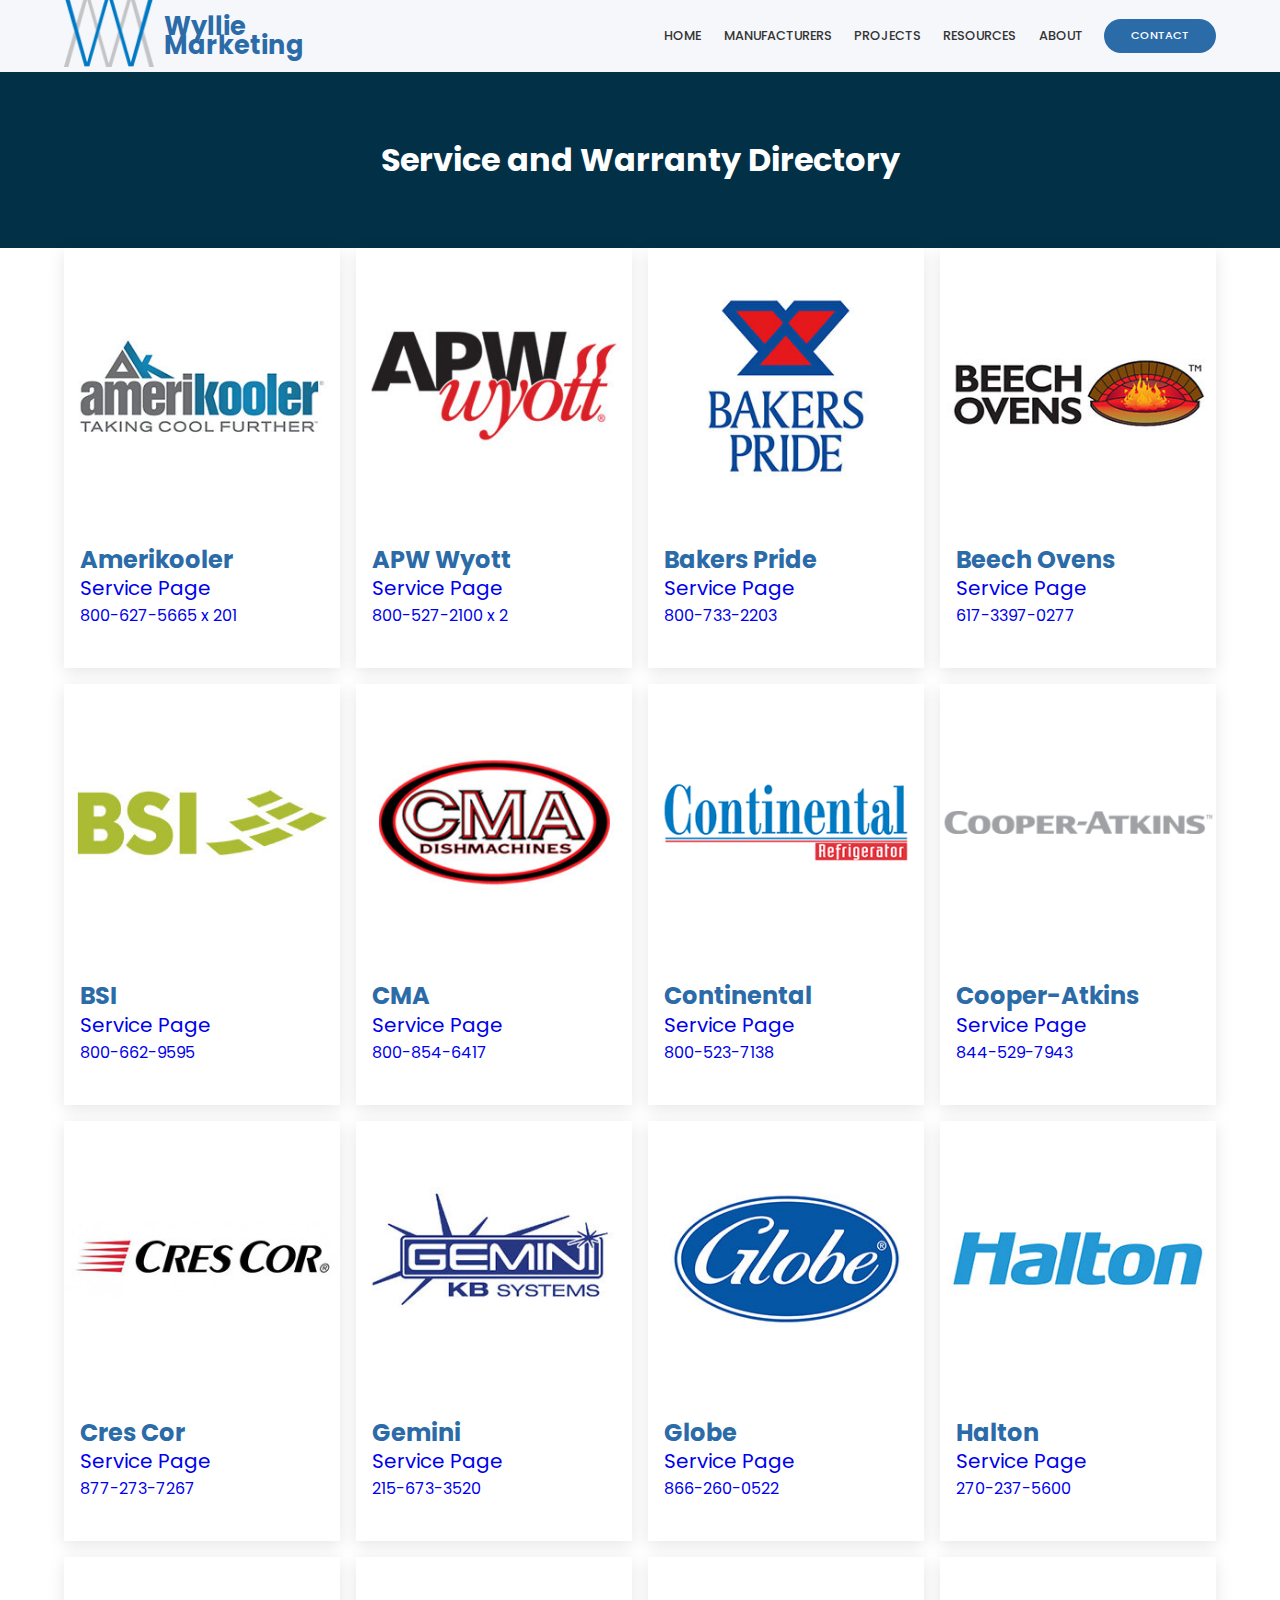
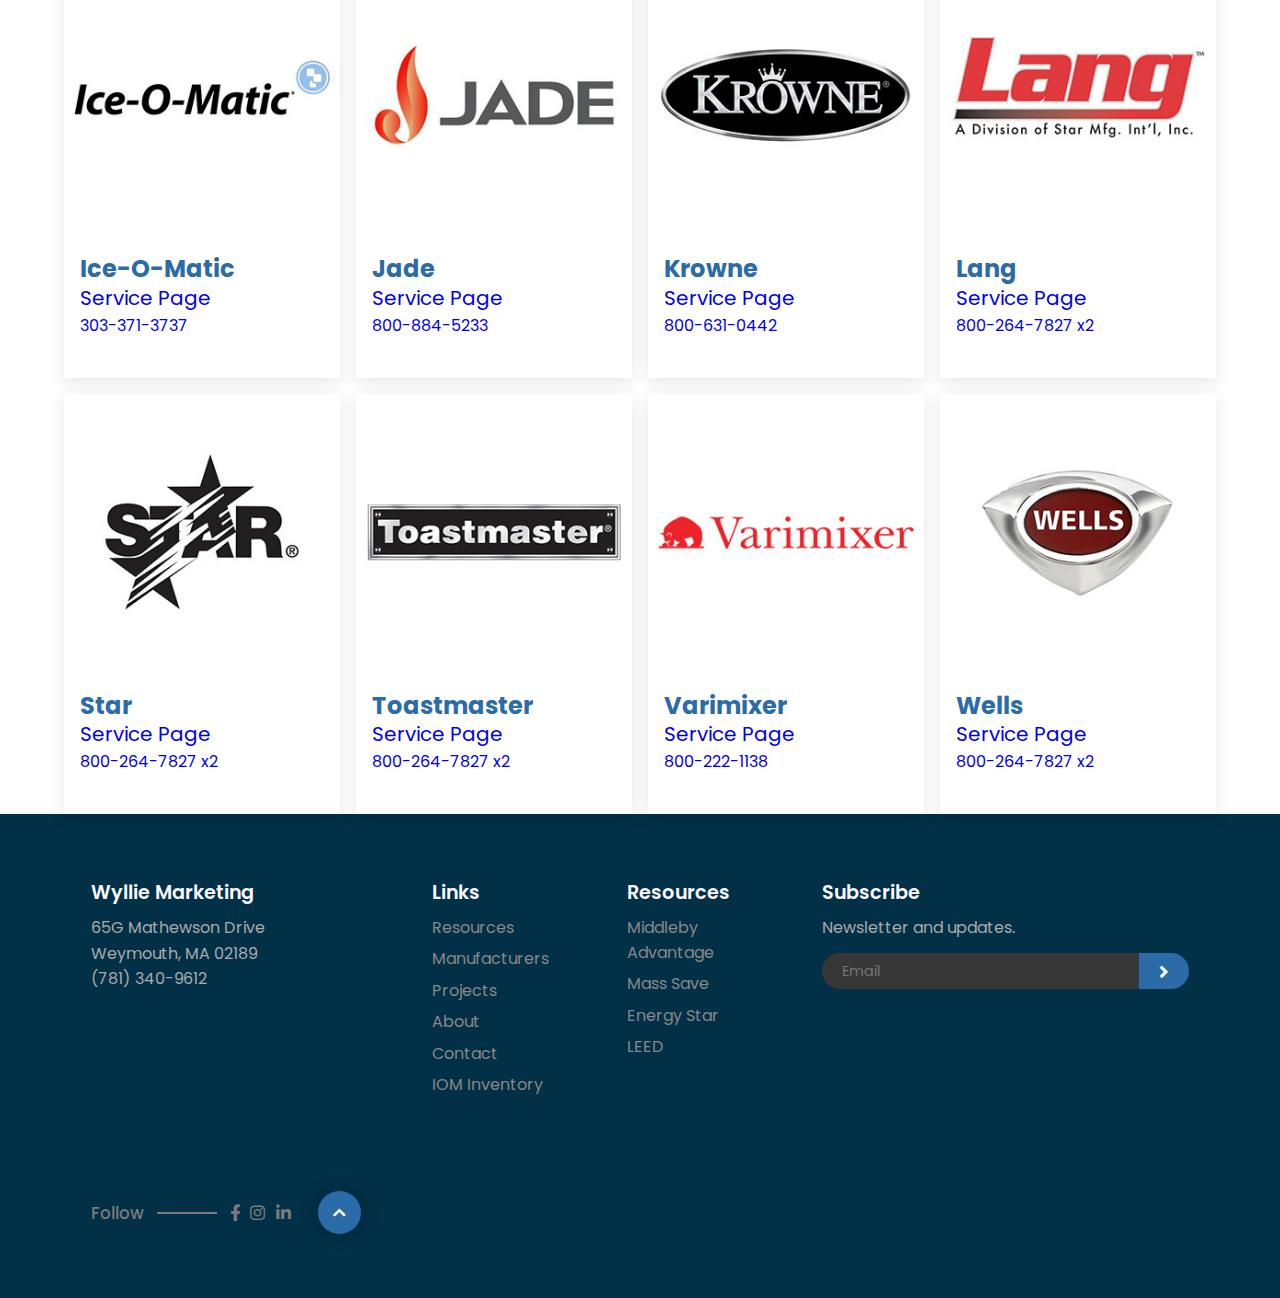
<file: resources.html>
<!DOCTYPE html>
<html lang="en">
  <head>
    <meta charset="UTF-8" />
    <meta name="viewport" content="width=device-width, initial-scale=1.0" />
    <title>Wyllie Marketing</title>
    <link rel="icon" type="image/x-icon" href="./img/favicon/favicon.ico">
    <link
      rel="stylesheet"
      href="https://cdnjs.cloudflare.com/ajax/libs/font-awesome/5.15.1/css/all.min.css"
    />
    <link
      rel="stylesheet"
      href="https://unpkg.com/swiper/swiper-bundle.min.css"
    />
    <link rel="stylesheet" href="./css/style.css" />
  </head>

  <body>
    <main>
        <header id="header">
        
            <nav>
              <div class="container">
                <div class="logo">
                  <img src="./img/wyllielogo.png" alt="logo" />
                  <h5>Wyllie Marketing</h5>
                </div>
    
                <div class="links">
                  <ul>
                    <li>
                      <a href="index.html">Home</a>
                    </li>
                    <li>
                      <a href="manufacturers.html">manufacturers</a>
                    </li>
                    <li>
                      <a href="projects.html">projects</a>
                    </li>
                    <li>
                      <a href="resources.html">resources</a>
                    </li>
                    <li>
                      <a href="about.html">About</a>
                    </li>
                    <li>
                      <a href="contact.html" class="active">Contact</a>
                    </li>
                  </ul>
                </div>

                <div class="hamburger-menu">
                  <div class="bar"></div>
                </div>
              </div>
            </nav>
        </header>

        <div class="banner">
          <h1>Service and Warranty Directory</h1>
        </div>

		<!-- service grid here -->
        <div class="container">
          <div class="service-grid">
            
            <div class="service-card stacked">
              <a href="https://www.amerikooler.com/contact/">
              <img src="./img/factories/01-amerikooler-resized-300x300.jpg" alt="" class="card__img">
              <div class="card__content">
                <h2 class="card__title">Amerikooler</h2>
                <p class="card__link">Service Page</p>
                <p class="card__description">800-627-5665 x 201</p>
              </div>
              </a>
            </div>

            <div class="service-card stacked">
              <a href="https://apwwyott.com/contact-us/">
              <img src="./img/factories/02-apwwyott-resized-300x300.jpg" alt="" class="card__img">
              <div class="card__content">
                <h2 class="card__title">APW Wyott</h2>
                <p class="card__link">Service Page</p>
                <p class="card__description">800-527-2100 x 2</p>
              </div>
              </a>
            </div>

            <div class="service-card stacked">
              <a href="https://bakerspride.com/about/contact-us/">
              <img src="./img/factories/03-bakerspride-resized-300x300.jpg" alt="" class="card__img">
              <div class="card__content">
                <h2 class="card__title">Bakers Pride</h2>
                <p class="card__link">Service Page</p>
                <p class="card__description">800-733-2203</p>
              </div>
              </a>
            </div>

            <div class="service-card stacked">
              <a href="https://www.beechovens.com.au/contact-us/">
              <img src="./img/factories/04-beechovens-resized-300x300.jpg" alt="" class="card__img">
              <div class="card__content">
                <h2 class="card__title">Beech Ovens</h2>
                <p class="card__link">Service Page</p>
                <p class="card__description">617-3397-0277</p>
              </div>
              </a>
            </div>

            <div class="service-card stacked">
              <a href="https://bsidesigns.com/contact/">
              <img src="./img/factories/05-bsi-resized-300x300.jpg" alt="" class="card__img">
              <div class="card__content">
                <h2 class="card__title">BSI</h2>
                <p class="card__link">Service Page</p>
                <p class="card__description">800-662-9595</p>
              </div>
              </a>
            </div>

            <div class="service-card stacked">
              <a href="https://cmadishmachines.com/contact-us/">
              <img src="./img/factories/06-cma-resized-300x300.jpg" alt="" class="card__img">
              <div class="card__content">
                <h2 class="card__title">CMA</h2>
                <p class="card__link">Service Page</p>
                <p class="card__description">800-854-6417</p>
              </div>
              </a>
            </div>

            <div class="service-card stacked">
              <a href="https://continentalrefrigerator.com/service-parts/">
              <img src="./img/factories/continental.png" alt="" class="card__img">
              <div class="card__content">
                <h2 class="card__title">Continental</h2>
                <p class="card__link">Service Page</p>
                <p class="card__description">800-523-7138</p>
              </div>
              </a>
            </div>

            <div class="service-card stacked">
              <a href="https://www.climate-crmintegration.emrsn.com/ContactUs/ContactUsForm.aspx?var=en-us">
              <img src="./img/factories/Cooper-Atkins+Logo_Gray+(3).png" alt="" class="card__img">
              <div class="card__content">
                <h2 class="card__title">Cooper-Atkins</h2>
                <p class="card__link">Service Page</p>
                <p class="card__description">844-529-7943</p>
              </div>
              </a>
            </div>

            <div class="service-card stacked">
              <a href="https://www.crescor.com/contact-us/">
              <img src="./img/factories/08-crescor-resized-300x300.jpg" alt="" class="card__img">
              <div class="card__content">
                <h2 class="card__title">Cres Cor</h2>
                <p class="card__link">Service Page</p>
                <p class="card__description">877-273-7267</p>
              </div>
              </a>
            </div>

            <div class="service-card stacked">
              <a href="https://geminibakeryequipment.com/customer-service/service-assistance/">
              <img src="./img/factories/10-gemini-resized-300x300.jpg" alt="" class="card__img">
              <div class="card__content">
                <h2 class="card__title">Gemini</h2>
                <p class="card__link">Service Page</p>
                <p class="card__description">215-673-3520</p>
              </div>
              </a>
            </div>

            <div class="service-card stacked">
              <a href="https://globefoodequip.com/support/">
              <img src="./img/factories/11-globe-resized-300x300.jpg" alt="" class="card__img">
              <div class="card__content">
                <h2 class="card__title">Globe</h2>
                <p class="card__link">Service Page</p>
                <p class="card__description">866-260-0522</p>
              </div>
              </a>
            </div>

            <div class="service-card stacked">
              <a href="https://www.halton.com/contact-us/">
              <img src="./img/factories/12-halton-resized-300x300.jpg" alt="" class="card__img">
              <div class="card__content">
                <h2 class="card__title">Halton</h2>
                <p class="card__link">Service Page</p>
                <p class="card__description">270-237-5600</p>
              </div>
              </a>
            </div>

            <div class="service-card stacked">
              <a href="https://www.iceomatic.com/find-a-service-tech">
              <img src="./img/factories/14-iceomatic-resized-300x300.jpg" alt="" class="card__img">
              <div class="card__content">
                <h2 class="card__title">Ice-O-Matic</h2>
                <p class="card__link">Service Page</p>
                <p class="card__description">303-371-3737</p>
              </div>
              </a>
            </div>

            <div class="service-card stacked">
              <a href="https://www.partstown.com/jade/parts">
              <img src="./img/factories/15-jade-resized-300x300.jpg" alt="" class="card__img">
              <div class="card__content">
                <h2 class="card__title">Jade</h2>
                <p class="card__link">Service Page</p>
                <p class="card__description">800-884-5233</p>
              </div>
              </a>
            </div>

            <div class="service-card stacked">
              <a href="https://krowne.com/contact-us/">
              <img src="./img/factories/16-krowne-resized-300x300.jpg" alt="" class="card__img">
              <div class="card__content">
                <h2 class="card__title">Krowne</h2>
                <p class="card__link">Service Page</p>
                <p class="card__description">800-631-0442</p>
              </div>
              </a>
            </div>

            <div class="service-card stacked">
              <a href="https://www.partstown.com/lang/parts">
              <img src="./img/factories/17-lang-resized-300x300.jpg" alt="" class="card__img">
              <div class="card__content">
                <h2 class="card__title">Lang</h2>
                <p class="card__link">Service Page</p>
                <p class="card__description">800-264-7827 x2</p>
              </div>
              </a>
            </div>

            <div class="service-card stacked">
              <a href="https://www.partstown.com/star/parts">
              <img src="./img/factories/18-star-resized-300x300.jpg" alt="" class="card__img">
              <div class="card__content">
                <h2 class="card__title">Star</h2>
                <p class="card__link">Service Page</p>
                <p class="card__description">800-264-7827 x2</p>
              </div>
              </a>
            </div>

            <div class="service-card stacked">
              <a href="https://www.partstown.com/star/parts">
              <img src="./img/factories/19-toastmaster-resized-300x300.jpg" alt="" class="card__img">
              <div class="card__content">
                <h2 class="card__title">Toastmaster</h2>
                <p class="card__link">Service Page</p>
                <p class="card__description">800-264-7827 x2</p>
              </div>
              </a>
            </div>

            <div class="service-card stacked">
              <a href="https://varimixerusa.com/support/locate-an-authorized-servicer.html">
              <img src="./img/factories/20-varimixer-resized-300x300.jpg" alt="" class="card__img">
              <div class="card__content">
                <h2 class="card__title">Varimixer</h2>
                <p class="card__link">Service Page</p>
                <p class="card__description">800-222-1138</p>
              </div>
              </a>
            </div>

            <div class="service-card stacked">
              <a href="https://wells-mfg.com/service/">
              <img src="./img/factories/21-wells-resized-300x300.jpg" alt="" class="card__img">
              <div class="card__content">
                <h2 class="card__title">Wells</h2>
                <p class="card__link">Service Page</p>
                <p class="card__description">800-264-7827 x2</p>
              </div>
              </a>
            </div>

          </div>
        </div>


     
   	<!-- service grid ends -->     

  
    </main>

    <footer class="footer">
      <div class="container">
        <div class="grid-4">
          <div class="grid-4-col footer-about">
            <h3 class="title-sm">Wyllie Marketing</h3>
            <p class="text">
              65G Mathewson Drive
            </p>
            <p class="text">Weymouth, MA 02189</p>
            <p class="text">(781) 340-9612</p>
          </div>

          <div class="grid-4-col footer-links">
            <h3 class="title-sm">Links</h3>
            <ul>
              <li>
                <a href="resources.html">Resources</a>
              </li>
              <li>
                <a href="manufacturers.html">Manufacturers</a>
              </li>
              <li>
                <a href="projects.html">Projects</a>
              </li>
              <li>
                <a href="about.html">About</a>
              </li>
              <li>
                <a href="#contact">Contact</a>
              </li>
              <li>
                <a href="iom.html">IOM Inventory</a>
              </li>
            </ul>
          </div>

          <div class="grid-4-col footer-links">
            <h3 class="title-sm">Resources</h3>
            <ul>
              <li>
                <a href="https://www.middlebyadvantage.com/">Middleby Advantage</a>
              </li>
              <li>
                <a href="https://www.masssave.com/">Mass Save</a>
              </li>
              <li>
                <a href="https://www.energystar.gov/">Energy Star</a>
              </li>
              <li>
                <a href="https://www.usgbc.org/leed">LEED</a>
              </li>
            </ul>
          </div>

          <div class="grid-4-col footer-newstletter">
            <h3 class="title-sm">Subscribe</h3>
            <p class="text">
              Newsletter and updates.
            </p>
            <div class="footer-input-wrap">
              <input type="email" class="footer-input" placeholder="Email" />
              <a href="#" class="input-arrow">
                <i class="fas fa-angle-right"></i>
              </a>
            </div>
          </div>
        </div>

        <div class="bottom-footer">
         <div class="followme-wrap">
            <div class="followme">
              <h3>Follow</h3>
              <span class="footer-line"></span>
              <div class="social-media">
                <a href="https://www.facebook.com/WyllieMarketing">
                  <i class="fab fa-facebook-f"></i>
                </a>
                <a href="https://www.instagram.com/wyllie_marketing/">
                  <i class="fab fa-instagram"></i>
                </a>
                <a href="https://www.linkedin.com/company/808048/admin/">
                  <i class="fab fa-linkedin-in"></i>
                </a>
              </div>
            </div>

            <div class="back-btn-wrap">
              <a href="#" class="back-btn">
                <i class="fas fa-chevron-up"></i>
              </a>
            </div>
          </div>
        </div>
      </div>
    </footer>

    <script src="https://cdnjs.cloudflare.com/ajax/libs/jquery/3.5.1/jquery.min.js"></script>
    <script src="./js/isotope.pkgd.min.js"></script>
    <script src="https://unpkg.com/swiper/swiper-bundle.min.js"></script>
    <script src="./js/app.js"></script>
  </body>
</html>
</file>
<file: css/style.css>
@import url("https://fonts.googleapis.com/css2?family=Poppins:wght@100;200;300;400;500;600;700;800;900&display=swap");

:root {
  --dark-one: #333;
  --dark-two: #7a7a7a;
  --dark-three: #023047;
  --main-color: #2b6ba8;
  --light-one: #fff;
  --light-two: #f9fafb;
  --light-three: #f6f7fb;
  --hover-one: #FFB703;
  --hover-two: #FB8500;
}

/* Genral Styles */

*,
*::before,
*::after {
  margin: 0;
  padding: 0;
  box-sizing: border-box;
}

html {
  scroll-behavior: smooth;
}

body,
button,
input,
textarea {
  font-family: "Poppins", sans-serif;
}

a {
  text-decoration: none;
}

ul {
  list-style: none;
}

img {
  width: 100%;
}

.container {
  position: relative;
  z-index: 5;
  max-width: 92rem;
  width: 100%;
  padding: 0 4rem;
  margin: 0 auto;
}

.stop-scrolling {
  height: 100%;
  overflow: hidden;
}

.grid-2 {
  display: grid;
  grid-template-columns: repeat(2, 1fr);
  align-items: center;
  justify-content: center;
}

.text {
  font-size: 1.25rem;
  color: var(--dark-two);
  line-height: 1.6;
}

.column-1 {
  margin-right: 1.5rem;
  margin-left: 1.5rem;
}

.column-2 {
  margin-left: 1.5rem;
  margin-right: 1.5rem;
}

.image {
  position: relative;
  display: flex;
  align-items: center;
  justify-content: center;
}

.z-index {
  position: relative;
  z-index: 2;
}

.points {
  opacity: 0.3;
  position: absolute;
}

.section {
  padding: 7rem 0;
  overflow: hidden;
}

.section-header {
  text-align: center;
  margin-bottom: 1.5rem;
  color: var(--dark-three);
}

.title {
  position: relative;
  display: inline-block;
  padding-bottom: 1rem;
  line-height: 1;
  font-size: 2.8rem;
  margin-bottom: 0.6rem;
}

.title:before {
  content: attr(data-title);
  display: block;
  margin-bottom: 0.4rem;
  color: var(--hover-two);
  font-size: 1.15rem;
  font-weight: 500;
  text-transform: uppercase;
  letter-spacing: 3px;
}

.title:after {
  content: "";
  position: absolute;
  width: 90px;
  height: 5px;
  border-radius: 3px;
  background-color: var(--main-color);
  bottom: 0;
  left: 50%;
  transform: translateX(-50%);
}

.section-header .text {
  max-width: 600px;
  margin: 0 auto;
}

.title-sm {
  color: var(--dark-one);
  font-weight: 600;
  font-size: 1.6rem;
}

.points-sq {
  width: 210px;
}

.btn {
  display: inline-block;
  padding: 0.85rem 2rem;
  background-color: var(--main-color);
  color: var(--light-one);
  border-radius: 2rem;
  font-size: 1.05rem;
  text-transform: uppercase;
  font-weight: 500;
  transition: 0.3s;
  margin-top: 4px;
}

.btn:hover {
  background-color: var(--hover-two);
}

.btn.small {
  padding: 0.7rem 1.8rem;
  font-size: 1rem;
}

/* End Genral Styles */

/* Header */

header {
  width: 100%;
  background-color: var(--light-three);
  overflow: hidden;
  position: relative;
}

nav {
  width: 100%;
  position: relative;
  z-index: 50;
}

nav .container {
  display: flex;
  justify-content: space-between;
  height: 6rem;
  align-items: center;
}

.logo {
  display: flex;
  align-items: center;
}

.logo img {
  width: 90px;
  margin-right: 0.6rem;
  margin-top: -0.6rem;
}

.logo h5 {
  color: var(--main-color);
  font-size: 1.6rem;
  line-height: 1.2rem;
}

.links ul {
  display: flex;
}

.links a {
  display: inline-block;
  padding: 0.9rem 1.2rem;
  color: var(--dark-one);
  font-size: 1.05rem;
  text-transform: uppercase;
  font-weight: 500;
  line-height: 1;
  transition: 0.3s;
}

.links a.active {
  background-color: var(--main-color);
  color: var(--light-one);
  border-radius: 2rem;
  font-size: 1rem;
  padding: 0.9rem 2.1rem;
  margin-left: 1rem;
}

.links a:hover {
  color: var(--main-color);
}

.links a.active:hover {
  color: var(--light-one);
  background-color: var(--hover-two);
}

.hamburger-menu {
  width: 2.7rem;
  height: 3rem;
  z-index: 100;
  position: relative;
  display: none;
  align-items: center;
  justify-content: flex-end;
}

.hamburger-menu .bar {
  position: relative;
  width: 2.1rem;
  height: 3px;
  border-radius: 3px;
  background-color: var(--dark-one);
  transition: 0.5s;
}

.bar:before,
.bar:after {
  content: "";
  position: absolute;
  width: 2.1rem;
  height: 3px;
  border-radius: 3px;
  background-color: var(--dark-one);
  transition: 0.5s;
}

.bar:before {
  transform: translateY(-9px);
}

.bar:after {
  transform: translateY(9px);
}

nav.open .hamburger-menu .bar {
  background-color: transparent;
  transform: rotate(360deg);
}

nav.open .hamburger-menu .bar:before {
  transform: translateY(0) rotate(45deg);
  background-color: var(--light-one);
}

nav.open .hamburger-menu .bar:after {
  transform: translateY(0) rotate(-45deg);
  background-color: var(--light-one);
}

nav.open .links {
  transform: translateX(0);
}
.hero {
  background-color: var(--dark-one);
  background-image: url("../img/banner.webp");
  background-repeat: no-repeat;
  background-size: cover;
  background-position: center;
  padding-top: 200px;
  padding-bottom: 200px;
  color: var(--light-one);
  text-align: left;
}
.header-content .container.grid-2 {
  grid-template-columns: 3.5fr 2.5fr;
  min-height: calc(50vh - 6rem);
  padding-bottom: 1rem;
  padding-top: 2rem;
  text-align: left;
  align-items: center;
}
.color-box {
  position: absolute;
  right: 0;
  top: 0;
  background: var(--dark-three);
  height: 100%;
  width: 100%;
  z-index: -1;
  transform: translate(-20px, -20px);
  transition: bottom 1s;
}
.color-box:hover {
  bottom: 40px;
}

.header-title {
  font-size: 3rem;
  line-height: 1.2;
  color: var(--dark-three);
}
.about-title {
  font-size: 2.5rem;
  line-height: 0.8;
  color: var(--main-color);
}

.header-content .text {
  margin: 2.15rem 0;
}

.header-content .image .img-element {
  max-width: 750px;
}

header .points1 {
  width: 420px;
  bottom: -75px;
  left: -150px;
}

header .points2 {
  width: 70%;
  top: 65%;
  left: 71%;
}

.letters {
  position: absolute;
  width: 13.5%;
  top: -5px;
  left: 15px;
  opacity: 0.06;
}

/* End header */

/* Services */

.cards {
  display: flex;
  justify-content: space-around;
  flex-wrap: wrap;
  width: 100%;
}

.card-wrap {
  position: relative;
  margin: 1.7rem 0.8rem;
}

.card {
  position: relative;
  width: 100%;
  max-width: 390px;
  min-height: 520px;
  background-color: var(--light-three);
  display: flex;
  align-items: center;
  justify-content: center;
  text-align: center;
  padding: 3rem 2rem;
  overflow: hidden;
  transition: 0.3s;
}

.card:before {
  content: attr(data-card);
  position: absolute;
  top: -15px;
  right: -15px;
  font-size: 6rem;
  font-weight: 800;
  line-height: 1;
  color: var(--main-color);
  opacity: 0.025;
}

.card:after {
  content: "";
  position: absolute;
  width: 100%;
  height: 0px;
  bottom: 0;
  left: 0;
  background-color: var(--main-color);
  transition: 0.3s;
}

.card-wrap:hover .card {
  transform: translateY(-15px);
}

.card-wrap:hover .card:after {
  height: 8px;
}

.icon {
  width: 90px;
  margin-bottom: 1.7rem;
}

.card .title-sm {
  line-height: 0.8;
}

.card .text {
  font-size: 1.15rem;
  margin: 1.8rem 0;
}

.services .points1 {
  bottom: -50px;
  left: -125px;
  opacity: 0.2;
  pointer-events: none;
}

.services .points2 {
  bottom: -70px;
  right: -65px;
  opacity: 0.2;
  pointer-events: none;
}

/* End Services */

/* Portfolio */

.portfolio {
  position: relative;
  width: 100%;
  background-color: var(--light-two);
}

.background-bg {
  position: absolute;
  width: 100%;
  height: 500px;
  top: 0;
  left: 0;
  background-color: var(--dark-three);
}

.portfolio .title,
.portfolio .title:before {
  color: var(--light-one);
}

.portfolio .title:after {
  background-color: var(--light-one);
}

.filter {
  width: 100%;
  display: flex;
  align-items: center;
  justify-content: center;
  flex-wrap: wrap;
}

.filter-btn {
  border: none;
  outline: none;
  background-color: transparent;
  margin: 0.45rem 0.4rem;
  padding: 0.85rem 1.8rem;
  color: var(--light-one);
  text-transform: uppercase;
  font-weight: 500;
  font-size: 1.1rem;
  line-height: 1;
  cursor: pointer;
  border-radius: 2rem;
  transition: 0.3s;
}

.filter-btn.active {
  background-color: var(--light-one);
  color: var(--main-color);
}

.grid {
  width: 100%;
  margin: 1.5rem 0;
  height:fit-content;
}

.grid-item {
  width:33.33%;
  padding: 1rem 1.2rem;
  display: flex;
  justify-content: center;
}

.gallery-image {
  position: relative;
  overflow: hidden;
  border-radius: 16px;
  height: 250px;
  width: 290px;
  cursor: pointer;
}

.gallery-image img {
  position: absolute;
  height: 105%;
  width: fit-content(90%);
  top: 50%;
  left: 50%;
  transform: translate(-50%, -50%);
  transform-origin: center;
  transition: 0.5s;
}

.gallery-image .img-overlay {
  position: absolute;
  width: 100%;
  height: 100%;
  top: 0;
  left: 0;
  z-index: 2;
  color: var(--light-one);
  background-color: rgb(43, 107, 168, .55);
  display: flex;
  flex-direction: column;
  align-items: center;
  justify-content: flex-end;
  padding: 2rem 3.2rem;
  opacity: 0;
  transition: 0.5s;
}

.img-overlay .plus {
  position: relative;
  margin: auto 0;
}

.plus:before,
.plus:after {
  content: "";
  position: absolute;
  width: 4.5rem;
  height: 3px;
  top: 50%;
  left: 50%;
  transform: translate(-50%, -50%);
  background-color: var(--light-one);
  border-radius: 3px;
}

.plus:before {
  transform: translate(-50%, -50%) rotate(-90deg);
}

.img-description {
  width: 100%;
}

.img-overlay h3 {
  font-weight: 600;
  text-transform: uppercase;
  font-size: 1.5rem;
}

.img-overlay h5 {
  font-size: 1.15rem;
  font-weight: 300;
}

.gallery-image:hover .img-overlay {
  opacity: 1;
}

.gallery-image:hover img {
  transform: translate(-50%, -50%) scale(1.1);
}

.line_card {
  display: flex;
  justify-content: center;
  bottom: auto;
  cursor: pointer;
}

/* End Portfolio */

/* Projects */

.project {
  position: relative;
  width: 100%;
  background-color: var(--light-two);
}

.background-bg {
  position: absolute;
  width: 100%;
  height: 500px;
  top: 0;
  left: 0;
  background-color: var(--dark-three);
}

.project .title,
.project .title:before {
  color: var(--light-one);
}

.project .title:after {
  background-color: var(--light-one);
}

.filter {
  width: 100%;
  display: flex;
  align-items: center;
  justify-content: center;
  flex-wrap: wrap;
}

.filter-btn {
  border: none;
  outline: none;
  background-color: transparent;
  margin: 0.45rem 0.4rem;
  padding: 0.85rem 1.8rem;
  color: var(--light-one);
  text-transform: uppercase;
  font-weight: 500;
  font-size: 1.1rem;
  line-height: 1;
  cursor: pointer;
  border-radius: 2rem;
  transition: 0.3s;
}

.filter-btn.active {
  background-color: var(--light-one);
  color: var(--main-color);
}

.grid {
  width: 100%;
  margin: 1.5rem 0;
  height:fit-content;
}

.grid-item {
  width:33.33%;
  padding: 1rem 1.2rem;
  display: flex;
  justify-content: center;
}

.gallery-image {
  position: relative;
  overflow: hidden;
  border-radius: 16px;
  height: 250px;
  width: 290px;
  cursor: pointer;
}

.gallery-image img {
  position: absolute;
  height: 105%;
  width: fit-content(90%);
  top: 50%;
  left: 50%;
  transform: translate(-50%, -50%);
  transform-origin: center;
  transition: 0.5s;
}

.gallery-image .img-overlay {
  position: absolute;
  width: 100%;
  height: 100%;
  top: 0;
  left: 0;
  z-index: 2;
  color: var(--light-one);
  background-color: rgb(43, 107, 168, .55);
  display: flex;
  flex-direction: column;
  align-items: center;
  justify-content: flex-end;
  padding: 2rem 3.2rem;
  opacity: 0;
  transition: 0.5s;
}

.img-overlay .plus {
  position: relative;
  margin: auto 0;
}

.plus:before,
.plus:after {
  content: "";
  position: absolute;
  width: 4.5rem;
  height: 3px;
  top: 50%;
  left: 50%;
  transform: translate(-50%, -50%);
  background-color: var(--light-one);
  border-radius: 3px;
}

.plus:before {
  transform: translate(-50%, -50%) rotate(-90deg);
}

.img-description {
  width: 100%;
}

.img-overlay h3 {
  font-weight: 600;
  text-transform: uppercase;
  font-size: 1.5rem;
}

.img-overlay h5 {
  font-size: 1.15rem;
  font-weight: 300;
}

.gallery-image:hover .img-overlay {
  opacity: 1;
}

.gallery-image:hover img {
  transform: translate(-50%, -50%) scale(1.1);
}

.line_card {
  display: flex;
  justify-content: center;
  bottom: auto;
  cursor: pointer;
}

/*Preview*/

.project-preview{
  z-index: 6;
  position: fixed;
  left: 0; right: 0; bottom: 70%; top: 0;
  min-height: 100dvh;
  width: 100%;
  background: rgba(0, 0, 0, .85);
  display: none;
  align-items: center;
  justify-content: center;
}
.project-preview .preview{
  display: none;
  padding: 0.2rem; 
  text-align: center;
  position: relative;
  top: 5%;
  margin: 1rem; 
  width: fit-content;
  background: #fff;
}
.project-preview .preview img{
  width: 80%;
}
.project-preview .preview.active{
  display: inline-block;
}
.project-preview .preview h3{
  font-size: 2rem;
  color: var(--dark-three);
}
.project-preview .preview p{
  font-size: 1.5rem;
  color: var(--dark-two);
}
.project-preview .preview h5{
  font-size: 1rem;
  color: var(--hover-one);
  font-weight: 400;
}


/*SLIDER*/

.slider{
  width: 1000px;
  max-width: 100dvw;
  height: 800px;
  margin: auto;
  position: relative;
  overflow: hidden;
}
.slider .list{
  position: absolute;
  width: max-content;
  height: 100%;
  left: 0;
  top: 0;
  display: flex;
  transition: 1s;
}
.slider .list img{
  width: 1000px;
  max-width: 100dvw;
  height: 100%;
  object-fit: cover;
}
.slider .buttons{
  position: absolute;
  top: 45%;
  left: 5%;
  width: 90%;
  display: flex;
  justify-content: space-between;
}
.slider .close{
  position: absolute;
  top: 1rem;
  right: 1rem;
  font-size: 1.5rem;
}
.slider .close button{
  width: 50px;
  height: 50px;
  border-radius: 50%;
  background-color: #fff5;
  color: #fff;
  border: none;
  font-family: monospace;
  font-weight: bold;
}
.slider .buttons button{
  width: 50px;
  height: 50px;
  border-radius: 50%;
  background-color: #fff5;
  color: #fff;
  border: none;
  font-family: monospace;
  font-weight: bold;
}
/*
.slider .dots{
  position: absolute;
  bottom: 10px;
  left: 0;
  color: #fff;
  width: 100%;
  margin: 0;
  padding: 0;
  display: flex;
  justify-content: center;
}
.slider .dots li{
  list-style: none;
  width: 10px;
  height: 10px;
  background-color: #fff;
  margin: 10px;
  border-radius: 20px;
  transition: 0.5s;
}
.slider .dots li.active{
  width: 30px;
}
*/
@media screen and (max-width: 500px){
  .slider{
      height: 300px;
      width: 500px;
  }
}


/* End Projects */

/* Resources */

.banner {
  background: var(--dark-three);
  padding: 4em 0 4em 0;
  text-align: center;
  color: var(--light-one);
}

.service-grid {
  display: grid;
  gap: 1rem;
  grid-template-columns: repeat(auto-fit, minmax(15rem, 1fr))
}

.stacked {
  display: grid;
}

.stacked > * {
  grid-column: 1 / 2;
  grid-row: 1 / 2;
}

.service-card {
  aspect-ratio: 1 / 1.2;
  /* border: 3px solid hotpink; */
  box-shadow: 0 .25rem 1rem rgb(0 0 0/ .1);
}

.card__content {
  background-color: white;
  align-self: flex-end;
  margin: .5rem .5rem 2rem;
  padding: .5rem;
  /* box-shadow: 0 .25rem 1rem rgb(0 0 0/ .1); */
}

.card__title {
  font-size: 1.5rem;
  line-height: 1.1;
  color: var(--main-color)
}
.card__link {
  font-size: 1.25rem;
}

.service-card__img {
  aspect-ratio: 1 / 1;
  width: 100%;
  object-fit: cover;
}


/* End Resources */

/* Contact */

.contact {
  position: relative;
  width: 100%;
  padding: 13.5rem 0 8.5rem;
}

.contact:before,
.contact:after {
  content: "";
  position: absolute;
  width: 100%;
  z-index: -1;
  left: 0;
}

.contact:before {
  top: 0;
  height: 40%;
  background: url("../img/map.webp") center center / cover;
}

.contact:after {
  top: 40%;
  height: 60%;
  background: var(--main-color) center bottom / cover;
}

.contact-box {
  width: 100%;
  background-color: var(--light-one);
  width: 100%;
  border-radius: 45px;
  padding: 5.5rem 4.5rem;
  display: grid;
  grid-template-columns: repeat(2, 1fr);
}

.contact-info {
  padding-right: 2rem;
}

.contact-form {
  padding-left: 2rem;
}

.contact-info .title:after {
  left: 0;
  transform: initial;
}

.information-wrap {
  margin-top: 2rem;
}

.information {
  display: flex;
  align-items: center;
}

.information:not(:last-child) {
  margin-bottom: 1.3rem;
}

.contact-icon {
  min-width: 67px;
  height: 67px;
  display: inline-block;
  border-radius: 50%;
  background-color: var(--main-color);
  color: var(--light-one);
  text-align: center;
  font-size: 1.4rem;
  margin-right: 1rem;
}

.contact-icon i {
  line-height: 67px;
}

.info-text {
  font-size: 1.3rem;
  display: inline-block;
}

.contact-form .title:after {
  display: none;
}

.contact-form .title {
  margin: 0;
}

.contact-form .row {
  width: 100%;
  display: grid;
  grid-template-columns: repeat(auto-fit, minmax(130px, 1fr));
  grid-column-gap: 0.6rem;
}

.contact-input {
  padding: 1.2rem 2.1rem;
  margin: 0.6rem 0;
  border: none;
  outline: none;
  background: #f3f3f3;
  border-radius: 4rem;
  font-weight: 600;
  font-size: 1.25rem;
  transition: 0.3s;
}

.contact-input::placeholder {
  font-weight: 400;
}

.contact-input.textarea {
  resize: none;
  min-height: 280px;
  border-radius: 2rem;
}

.contact-input:hover {
  background: #ececec;
}

.contact-input:focus {
  background: #eaeaea;
}

.contact-input .btn {
  margin-top: 0.6rem;
}

/* End Contact */

/* About */
.hero-about {
  background-color: var(--dark-one);
  background-image: url("../img/headshots/group-shot.jpg");
  background-repeat: no-repeat;
  background-size: cover;
  background-position: center;
  padding-top: 200px;
  padding-bottom: 200px;
  color: var(--light-one);
  text-align: center;
}


.card {
  display: grid;
  grid-template-rows: repeat(3, auto);
  }
.card {
  box-shadow: 0 0 2.4em rgba(25, 0, 58, 0.1);
  padding: 1em 1em;
  border-radius: 0.6em;
  color: #e70c1b;
  cursor: pointer;
  transition: 0.3s;
  background-color: var(--light-one);
  border-radius: 10%;
}
.card .img-container {
  width: 15em;
  height: 16em;
  background-color: var(--main-color);
  padding: 0.5em;
  border-radius: 10%;
  margin: 0 auto 2em auto;
}
.card img {
  border-radius: 10%;
}
/*End About */

/* Footer */

.footer {
  background-color: var(--dark-three);
  padding: 6rem 0;
}

.footer .grid-4 {
  display: grid;
  grid-template-columns: 3.5fr 2fr 2fr 3fr;
}

.grid-4-col {
  padding: 0 1.7rem;
}

.footer .title-sm {
  color: #fafafa;
  margin-bottom: 0.9rem;
}

.footer .text {
  color: #aaa;
}

.footer-links a {
  color: #888;
  font-size: 1.25rem;
  display: inline-block;
  margin-bottom: 0.4rem;
  transition: 0.3s;
}

.footer-links a:hover {
  color: var(--main-color);
}

.footer-input-wrap {
  display: grid;
  grid-template-columns: auto 50px;
  width: 100%;
  height: 50px;
  border-radius: 30px;
  overflow: hidden;
  margin-top: 1.2rem;
}

.footer-input {
  background: #373737;
  color: #333;
  outline: none;
  border: none;
  padding: 0 1.5rem;
  font-size: 1.1rem;
  transition: 0.3s;
}

.input-arrow {
  color: #fff;
  background-color: var(--main-color);
  display: flex;
  align-items: center;
  justify-content: center;
  font-size: 1.45rem;
  transition: 0.3s;
}

.input-arrow:hover {
  background-color: var(--hover-two);
}

.focus {
  background: #fff;
}

.bottom-footer {
  margin-top: 5.5rem;
  padding: 0 1.7rem;
  display: flex;
  align-items: center;
  justify-content: space-between;
}

.copyright .text {
  color: #7b7b7b;
  font-size: 1.2rem;
  display: inline-block;
  text-align: center;
}

.copyright .text span {
  color: var(--main-color);
  cursor: pointer;
}

.followme-wrap {
  display: flex;
}

.followme {
  display: flex;
  align-items: center;
}

.followme h3 {
  color: #7b7b7b;
  font-weight: 500;
  font-size: 1.3rem;
}

.followme .footer-line {
  width: 60px;
  height: 2px;
  background-color: #7b7b7b;
  margin: 0 1.2rem;
  display: inline-block;
}

.social-media a {
  color: #7b7b7b;
  font-size: 1.3rem;
  margin-right: 0.4rem;
  transition: 0.3s;
}

.social-media a:hover {
  color: var(--main-color);
}

.back-btn-wrap {
  position: relative;
  margin-left: 2.5rem;
}

.back-btn {
  display: flex;
  align-items: center;
  justify-content: center;
  height: 55px;
  width: 55px;
  background-color: var(--main-color);
  border-radius: 50%;
  color: #fff;
  font-size: 1.2rem;
  box-shadow: 0 0 20px 1px rgba(0, 0, 0, 0.15);
  transition: 0.3s;
  position: relative;
  z-index: 2;
}

.back-btn:hover {
  background-color: var(--hover-two);
}

.back-btn-wrap:before {
  content: "";
  position: absolute;
  width: 60px;
  height: 60px;
  background-color: #fff;
  z-index: 1;
  top: 50%;
  left: 50%;
  transform: translate(-50%, -50%) scale(0.7);
  border-radius: 50%;
  opacity: 0.08;
  animation: scale 1.2s ease-out infinite 1s;
}

@keyframes scale {
  0% {
    transform: translate(-50%, -50%) scale(1);
    opacity: 0.15;
  }

  100% {
    transform: translate(-50%, -50%) scale(1.6);
    opacity: 0;
  }
}

/* End Footer */

/* Responsive */

@media (max-width: 1280px) {
  .text {
    font-size: 1rem;
  }

  .title {
    font-size: 2.1rem;
    padding-bottom: 0.65rem;
  }

  .title:before {
    margin-bottom: 0.2rem;
    font-size: 0.8rem;
    letter-spacing: 2px;
  }

  .title:after {
    height: 3.5px;
    width: 70px;
  }

  .title-sm {
    font-size: 1.2rem;
  }

  .btn {
    padding: 0.75rem 1.7rem;
    font-size: 0.8rem;
  }

  .btn.small {
    padding: 0.65rem 1.6rem;
    font-size: 0.7rem;
  }

  .section-header .text {
    max-width: 500px;
  }

  .section {
    padding: 4.5rem 0;
  }

  .column-1 {
    margin-right: 1rem;
  }

  .column-2 {
    margin-left: 1rem;
  }

  header .points1 {
    width: 270px;
    bottom: -50px;
    left: -75px;
  }

  header .points2 {
    width: 340px;
  }

  header .letters {
    width: 11%;
  }

  .header-content .image .img-element {
    max-width: 500px;
  }

  nav .container {
    height: 4.5rem;
  }

  .header-content .container.grid-2 {
    min-height: calc(50vh - 4.5rem);
    padding-bottom: 1.5rem;
  }

  .logo {
    width: 65px;
  }

  .links a {
    font-size: 0.8rem;
    padding: 0.65rem 0.7rem;
  }

  .links a.active {
    font-size: 0.7rem;
    padding: 0.7rem 1.7rem;
    margin-left: 0.6rem;
  }

  .header-title {
    font-size: 2.6rem;
  }

  .header-content .text {
    margin: 1.1rem 0;
  }

  .card {
    min-height: 390px;
    max-width: 290px;
    padding: 2.2rem 1.5rem;
  }

  .icon {
    width: 65px;
    margin-bottom: 0.8rem;
  }

  .card .text {
    font-size: 0.9rem;
    margin: 1rem 0;
  }

  .card:before {
    font-size: 5rem;
  }

  .card-wrap {
    margin: 1rem 0.6rem;
  }

  .services .points1 {
    left: -60px;
  }

  .points-sq {
    width: 150px;
  }

  .grid {
    margin: 0.8rem 0;
  }

  .grid-item {
    padding: 0.8rem;
  }

  .gallery-image {
    height: 225;
    max-width: 325px;
  }

  .gallery-image .img-overlay {
    padding: 1.4rem 2rem;
  }

  .plus:before,
  .plus:after {
    width: 2.8rem;
  }

  .img-overlay h3 {
    font-size: 1.1rem;
  }

  .img-overlay h5 {
    font-size: 0.8rem;
  }

  .background-bg {
    height: 400px;
  }

  .filter-btn {
    padding: 0.6rem 1.45rem;
    font-size: 0.7rem;
  }

  .contact {
    padding: 9rem 0 6rem 0;
  }

  .contact-form {
    padding-left: 1rem;
  }

  .contact-info {
    padding-right: 1rem;
  }

  .contact-box {
    padding: 3.6rem 3rem;
  }

  .information-wrap {
    margin-top: 1.2rem;
  }

  .contact-icon {
    min-width: 50px;
    height: 50px;
    font-size: 1rem;
    margin-right: 0.8rem;
  }

  .contact-icon i {
    line-height: 50px;
  }

  .info-text {
    font-size: 1.05rem;
  }

  .contact-input {
    font-size: 0.9rem;
    padding: 0.9rem 1.6rem;
    margin: 0.4rem 0;
  }

  .hireme {
    padding: 8rem 0;
  }

  .footer {
    padding: 4rem 0;
  }

  .footer-links a {
    font-size: 1rem;
  }

  .footer .title-sm {
    margin-bottom: 0.5rem;
  }

  .footer-input-wrap {
    height: 36px;
    margin-top: 0.8rem;
  }

  .footer-input {
    font-size: 0.9rem;
    padding: 0 1.2rem;
  }

  .input-arrow {
    font-size: 1.2rem;
  }

  .copyright .text {
    font-size: 0.95rem;
  }

  .followme h3 {
    font-size: 1.05rem;
  }

  .followme .footer-line {
    margin: 0 0.8rem;
  }

  .social-media a {
    font-size: 1.05rem;
  }

  .back-btn-wrap {
    margin-left: 1.3rem;
  }

  .back-btn {
    width: 43px;
    height: 43px;
    font-size: 0.9rem;
  }

  .back-btn-wrap:before {
    width: 45px;
    height: 45px;
  }
}

@media (max-width: 850px) {
  .grid-2 {
    grid-template-columns: 1fr !important;
  }

  .column-1 {
    margin-right: 0;
    margin-bottom: 1rem;
  }

  .column-2 {
    margin-left: 0;
    margin-top: 1rem;
  }

  .hamburger-menu {
    display: flex;
  }

  .header-content {
    margin-top: 1rem;
  }

  .header-title {
    font-size: 2.3rem;
  }

  .header-content .image {
    max-width: 400px;
    margin: 0 auto;
  }

  header .column-1 {
    max-width: 550px;
    margin: 0 auto;
  }

  .links {
    position: fixed;
    width: 100%;
    height: 100vh;
    top: 0;
    right: 0;
    background-color: #252525;
    display: flex;
    align-items: center;
    justify-content: center;
    text-align: center;
    transform: translateX(100%);
    transition: 0.5s;
  }

  .links ul {
    flex-direction: column;
  }

  .links a {
    color: var(--light-one);
  }

  .links a.active {
    margin-left: 0;
    margin: 0.5rem 0;
  }

  .header-content .container.grid-2 {
    min-height: 50vh;
  }

  .letters,
  header .half-circle2,
  header .points1,
  header .wave2 {
    display: none;
  }

  header .half-circle1 {
    bottom: 55%;
    left: 23%;
  }

  header .circle {
    left: 8%;
    bottom: 40%;
  }

  header .wave1 {
    bottom: 87%;
    left: 75%;
  }

  header .square {
    top: initial;
    bottom: 5%;
    left: 13%;
  }

  header .triangle {
    right: 14%;
    bottom: 63%;
  }

  header .points2 {
    width: 280px;
    bottom: -10px;
    left: 60%;
  }

  header .xshape {
    left: 90%;
    top: 54%;
  }

  .grid-item {
    width: 50%;
  }

  .gallery-image {
    height: 210px;
    max-width: 270px;
  }

  .background-bg {
    height: 400px;
  }

  .review-nav {
    bottom: 3rem;
  }

  .contact-box {
    grid-template-columns: 1fr;
    padding: 3.2rem 2.7rem;
  }

  .contact-info {
    padding-right: 0;
    padding-bottom: 0.5rem;
  }

  .contact-form {
    padding-left: 0;
    padding-top: 0.5rem;
  }

  .information-wrap {
    margin-top: 0.7rem;
  }

  .information:not(:last-child) {
    margin-bottom: 0.8rem;
  }

  .contact-input.textarea {
    min-height: 220px;
  }

  .contact:before {
    height: 25%;
  }

  .contact:after {
    height: 75%;
    top: 25%;
  }

  .footer .grid-4 {
    grid-template-columns: repeat(2, 1fr);
    max-width: 500px;
    margin: 0 auto;
    text-align: center;
  }

  .footer-about {
    grid-column: 1 / 3;
  }

  .footer-newstletter {
    grid-column: 1 / 3;
  }

  .grid-4-col {
    margin: 1rem 0;
    padding: 0;
  }

  .footer-input-wrap {
    max-width: 300px;
    margin: 0.95rem auto 0 auto;
    grid-template-columns: auto 45px;
  }

  .bottom-footer {
    flex-direction: column;
    justify-items: center;
    align-items: center;
    padding: 1.5rem 0 0 0;
    margin-top: 2.5rem;
    position: relative;
  }

  .bottom-footer:before {
    content: "";
    position: absolute;
    width: 90%;
    max-width: 500px;
    height: 1px;
    background-color: #7b7b7b;
    top: 0;
    left: 50%;
    transform: translate(-50%, -50%);
  }

  .followme-wrap {
    margin-top: 0.8rem;
  }
}

@media (max-width: 600px) {
  .grid-item {
    width: 100%;
  }
}

@media (max-width: 560px) {
  .container {
    padding: 0 2rem;
  }

  .title {
    font-size: 1.8rem;
  }

  .text {
    font-size: 0.92rem;
  }

  .overlay.overlay-lg .shape {
    height: 28px;
  }

  .overlay.overlay-lg .shape.wave {
    height: initial;
    width: 52px;
  }

  .overlay.overlay-lg .shape.xshape {
    height: 22px;
  }

  .records .container {
    grid-template-columns: 1fr;
  }

  .records .half-circle {
    top: 50%;
    left: 50px;
  }

  .records .wave2 {
    bottom: 50%;
    right: 20px;
    left: initial;
  }

  .records .xshape {
    right: 70px;
  }

  .records .square2 {
    bottom: 90px;
    right: 40px;
  }

  .testi-content {
    margin-top: 1rem;
  }

  .review {
    padding: 1.5rem 1rem;
  }

  .review-text {
    font-size: 0.9rem;
  }

  .review-nav {
    bottom: 1.5rem;
    font-size: 1.3rem;
  }

  .swiper-button-next {
    right: 1.3rem;
  }

  .swiper-button-prev {
    right: 3rem;
  }

  .contact {
    padding: 8rem 0 5rem 0;
  }

  .contact-info {
    display: none;
  }

  .contact-box {
    padding: 2.3rem 2rem;
    border-radius: 30px;
  }

  .contact:before {
    background-size: 200%;
  }

  .contact-form .row {
    grid-column-gap: 0.3rem;
  }

  .contact-input {
    font-size: 0.8rem;
    padding: 0.8rem 1.4rem;
    margin: 0.25rem 0;
  }
}

/* End Responsive */

/* Projects */

/* End Projects */
</file>
